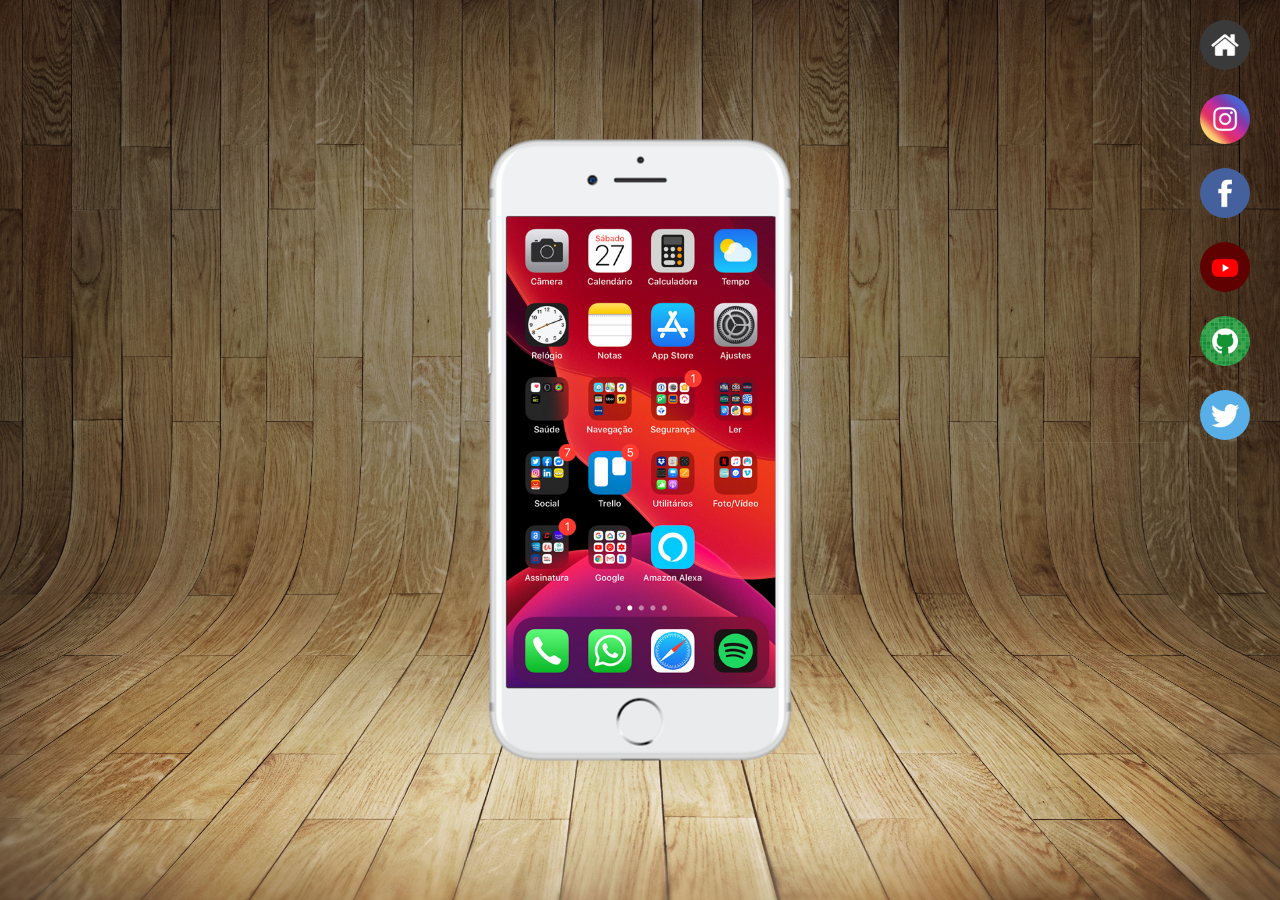
<file: index.html>
<!DOCTYPE html>
<html lang="pt-BR">
<head>
    <meta charset="UTF-8">
    <meta name="viewport" content="width=device-width, initial-scale=1.0">
    
    <link rel="shortcut icon" href="imagens/favicon.ico" type="image/x-icon">
    <link rel="stylesheet" href="estilos/style.css">
    <title>Redes Sociais</title>
</head>
<body>
<main>
    <section id="telefone">
            <iframe src="home.html" name="tela" id="tela" frameborder="0">

            </iframe>

        </section>

    <section id="redes-sociais">
    <a href="home.html" target="tela"><img src="imagens/logo-home.jpg" alt="home"></a><br>
        
    <a href="instagram.html" target="tela">  
    <img src="imagens/logo-instagram.jpg" alt="instagram"></a> <br>

    <a href="facebook.html" target="tela">
    <img src="imagens/logo-facebook.jpg" alt="facebook"></a><br>

    <a href="youtube.html" target="tela">
    <img src="imagens/logo-youtube.jpg" alt="canal"></a><br>

    <a href="github.html" target="tela">
    <img src="imagens/logo-github.jpg" alt="github"></a><br>

    <a href="twitter.html" target="tela">
    <img src="imagens/logo-twitter.jpg" alt="twitter"></a>
     
        </section>



</main>
    
</body>
</html>
</file>
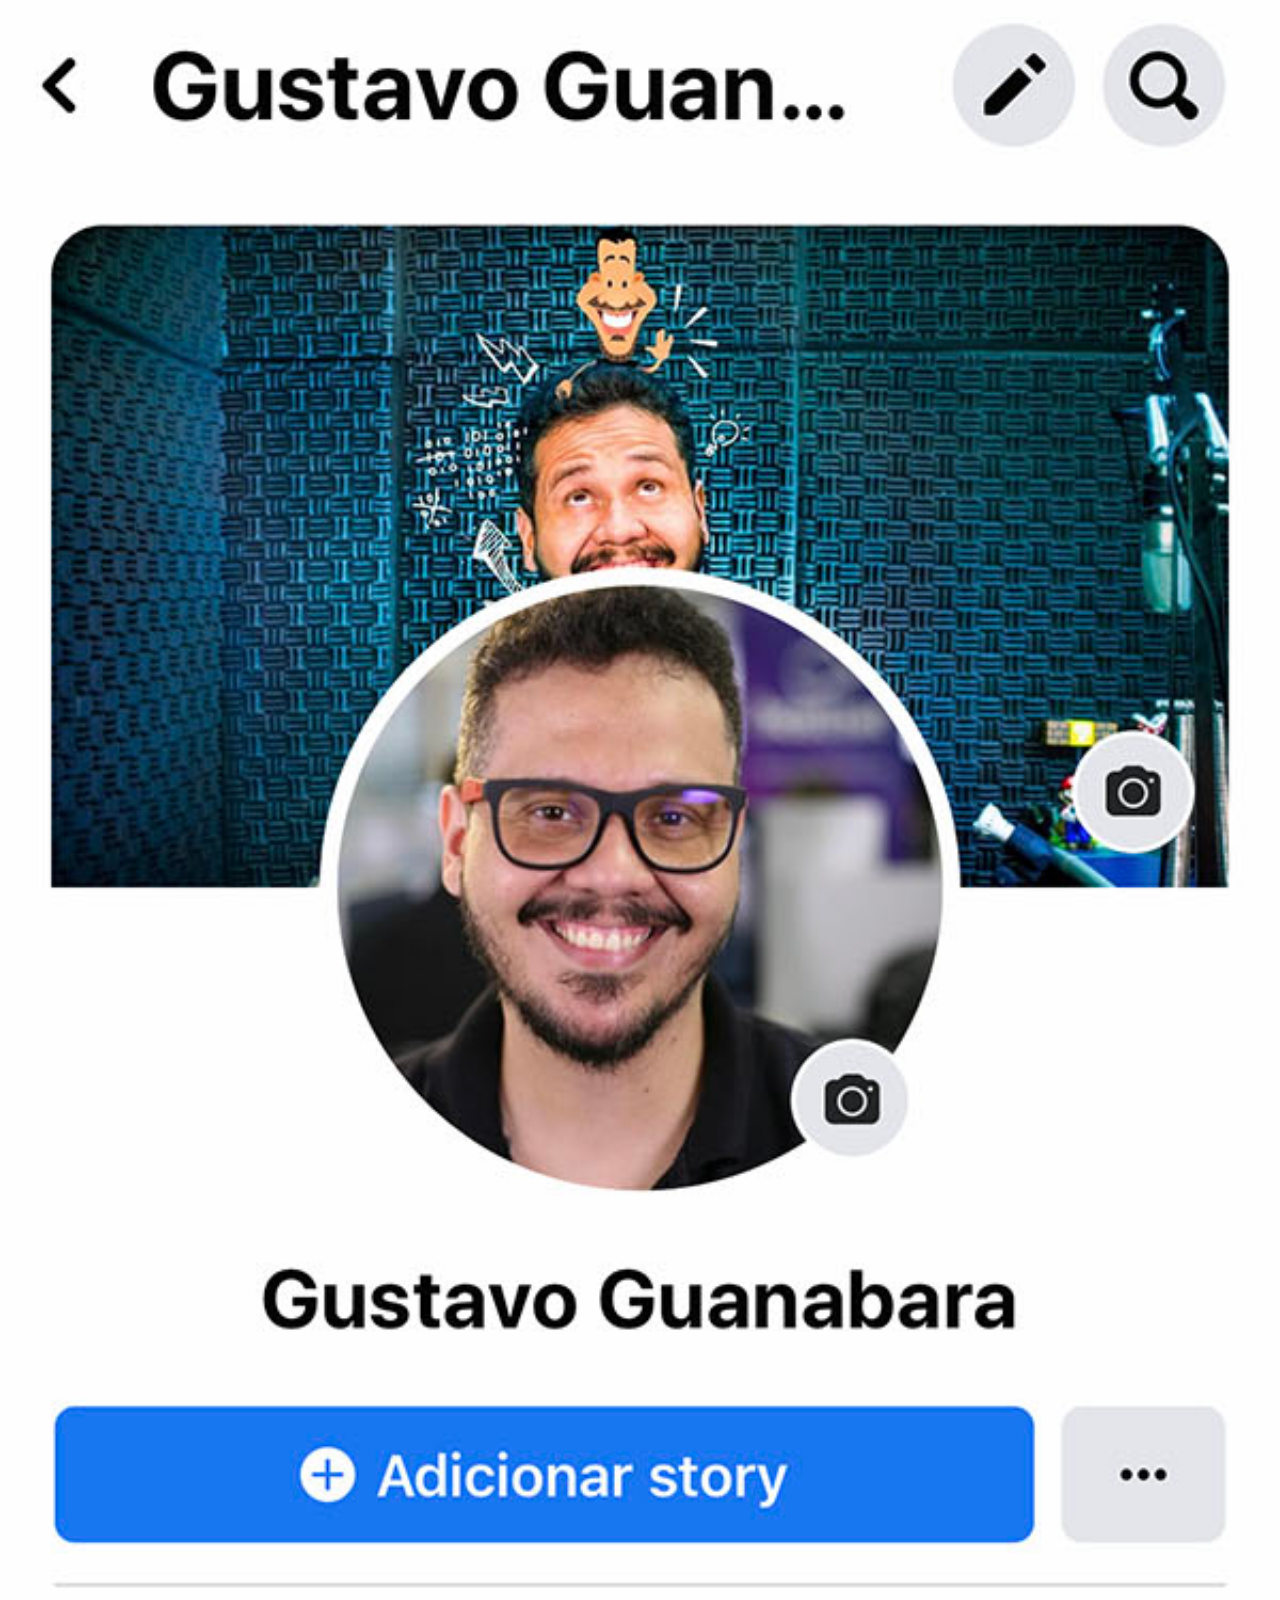
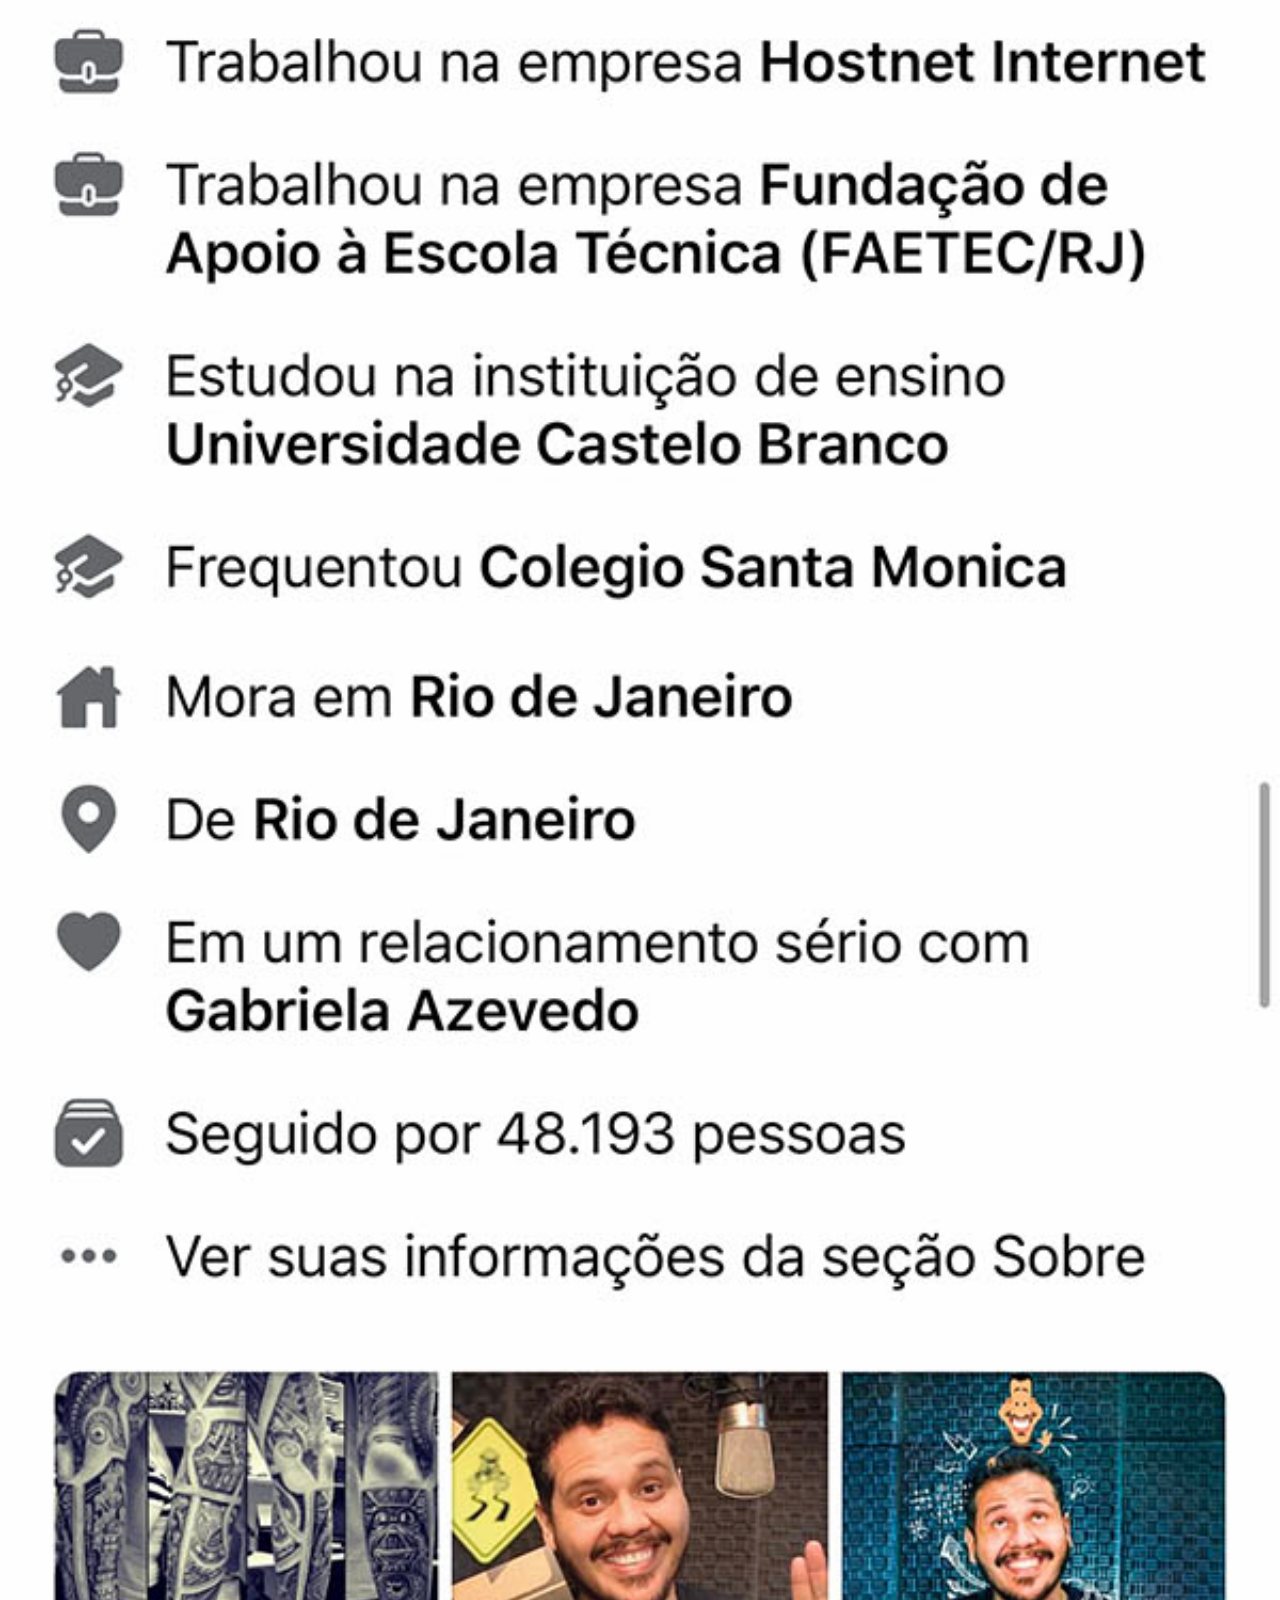
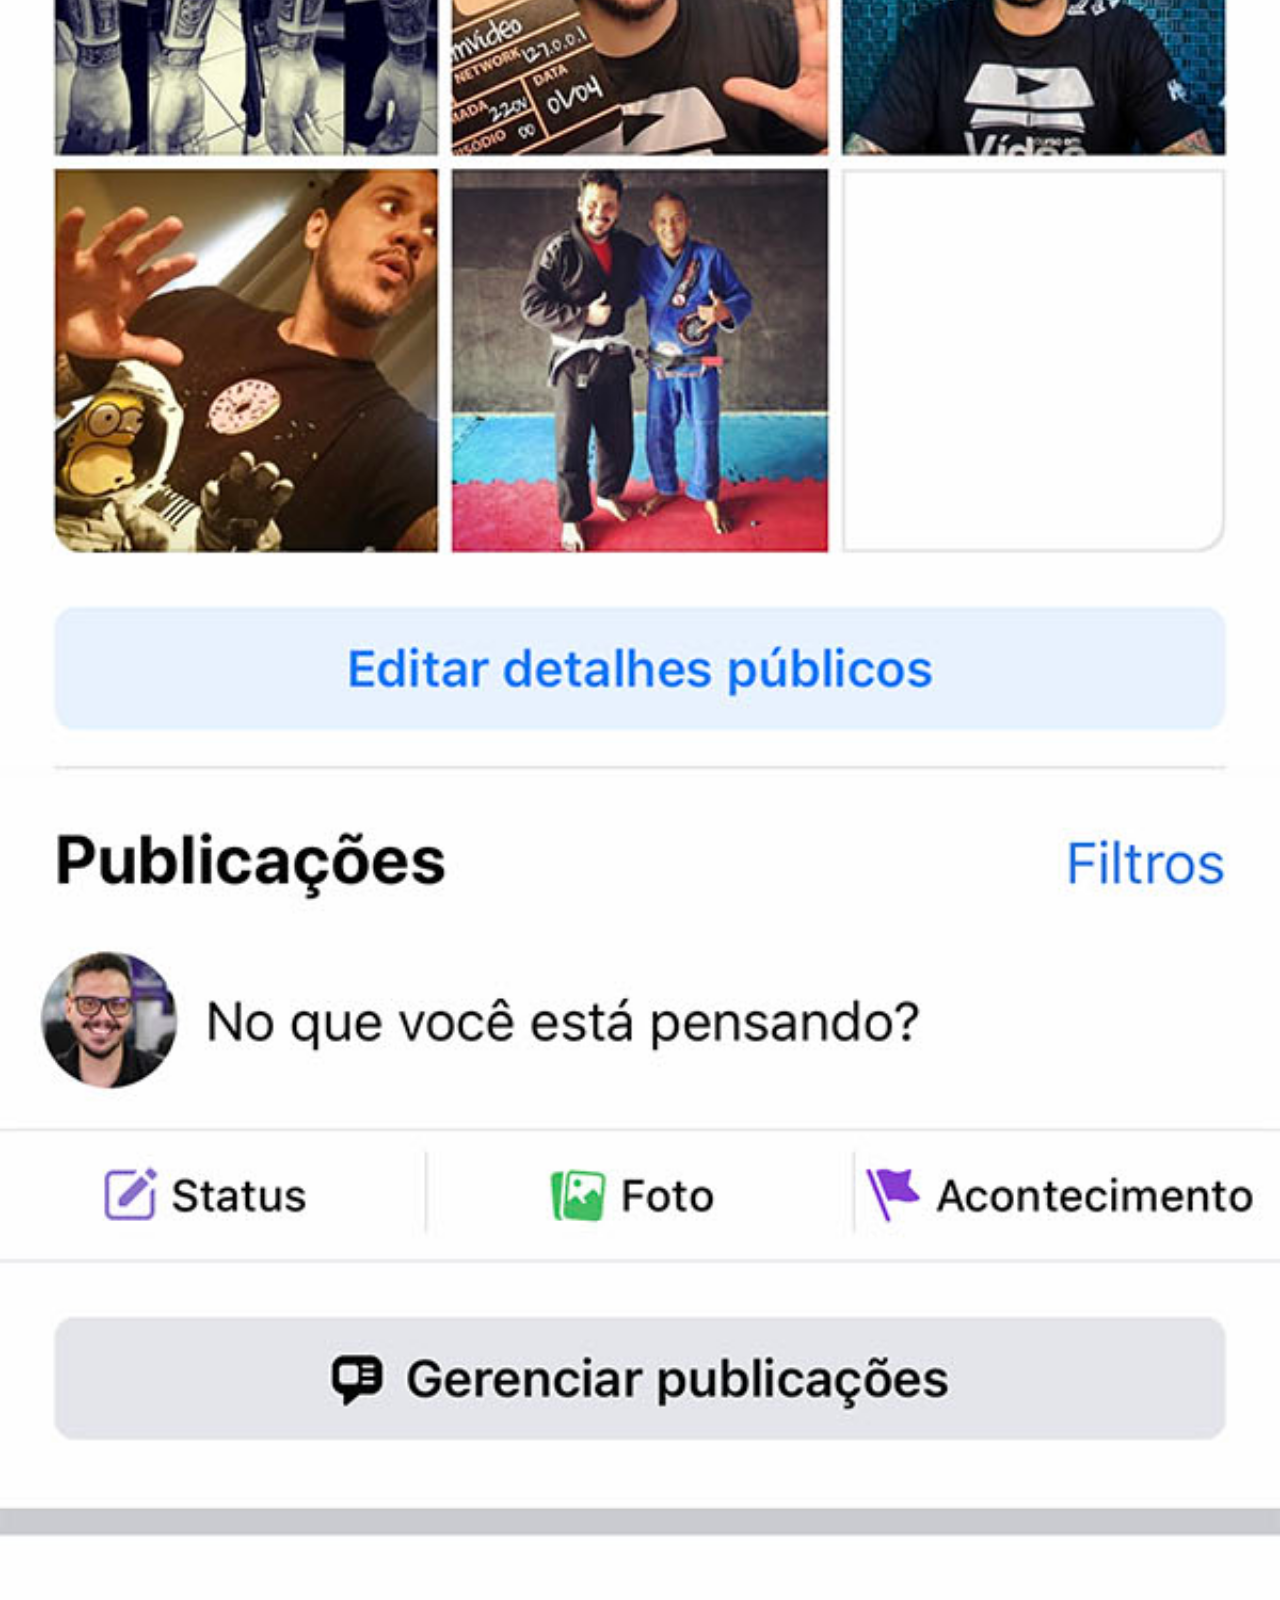
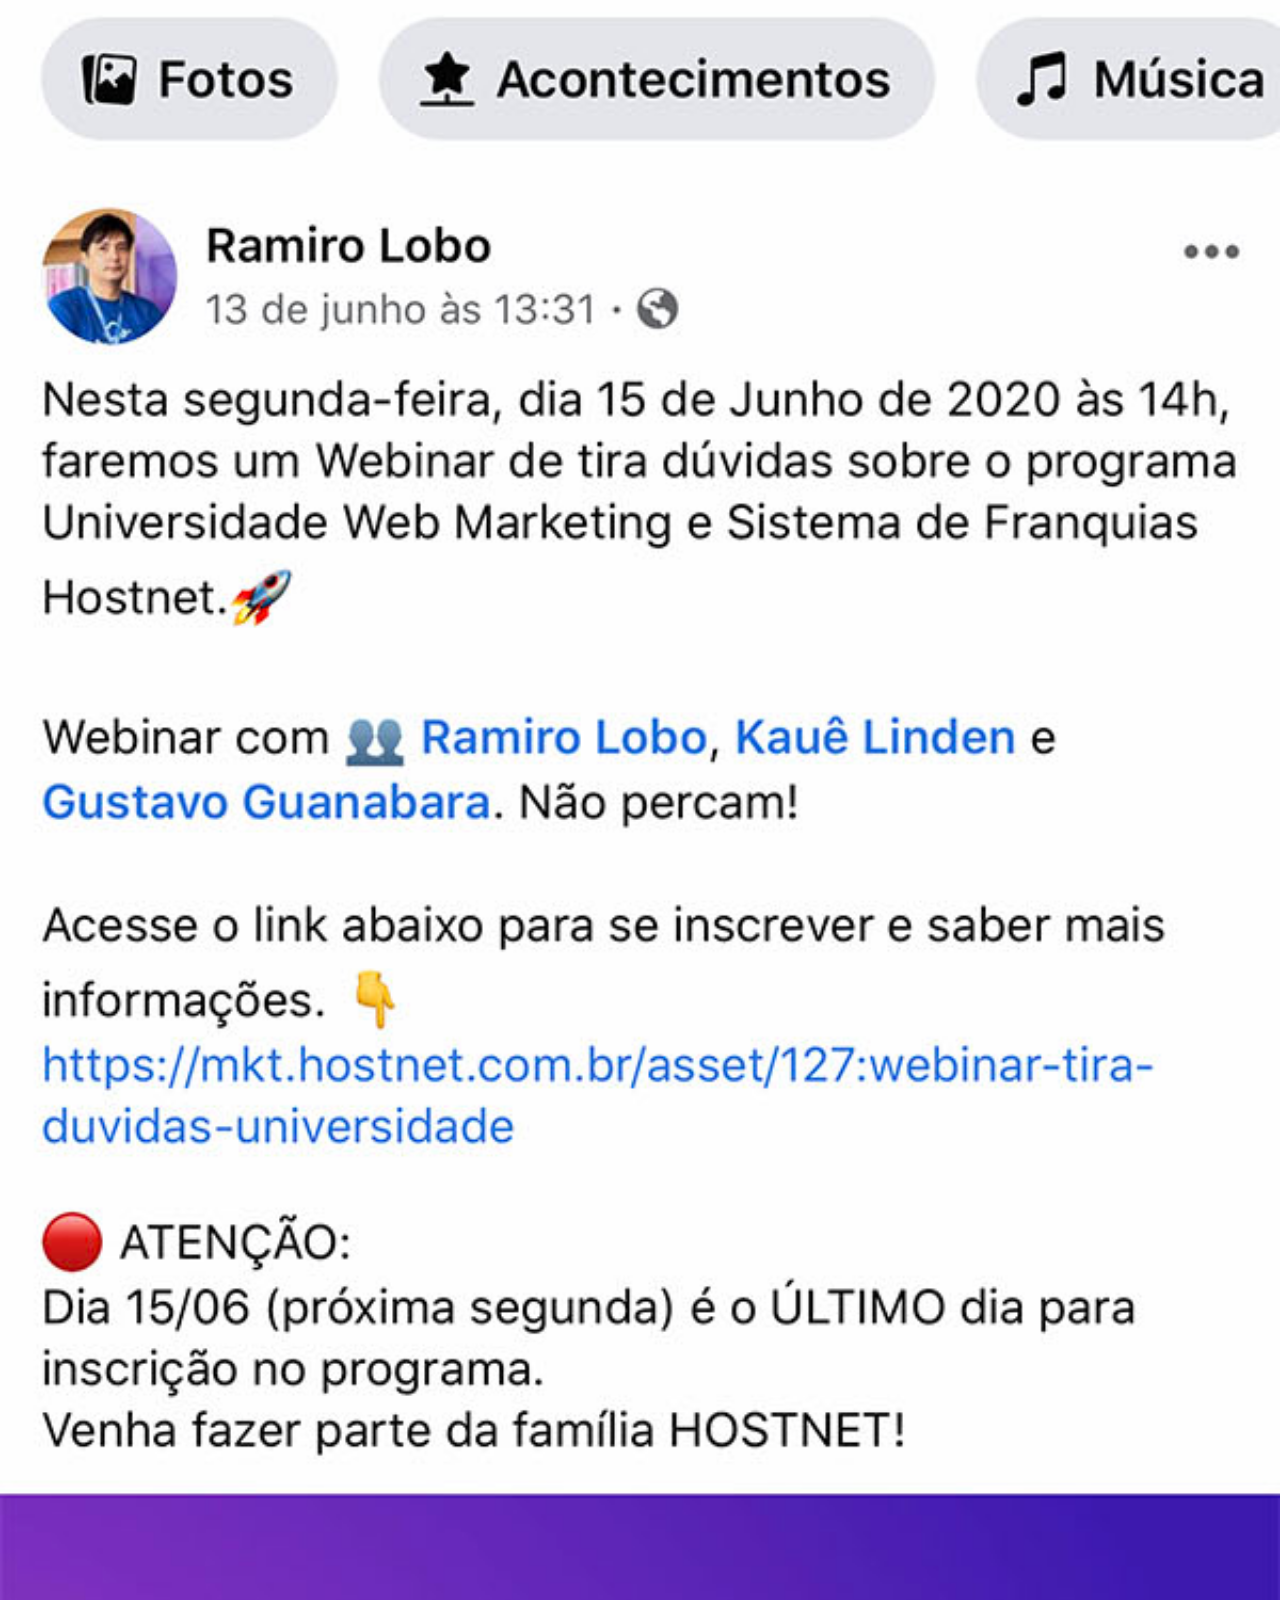
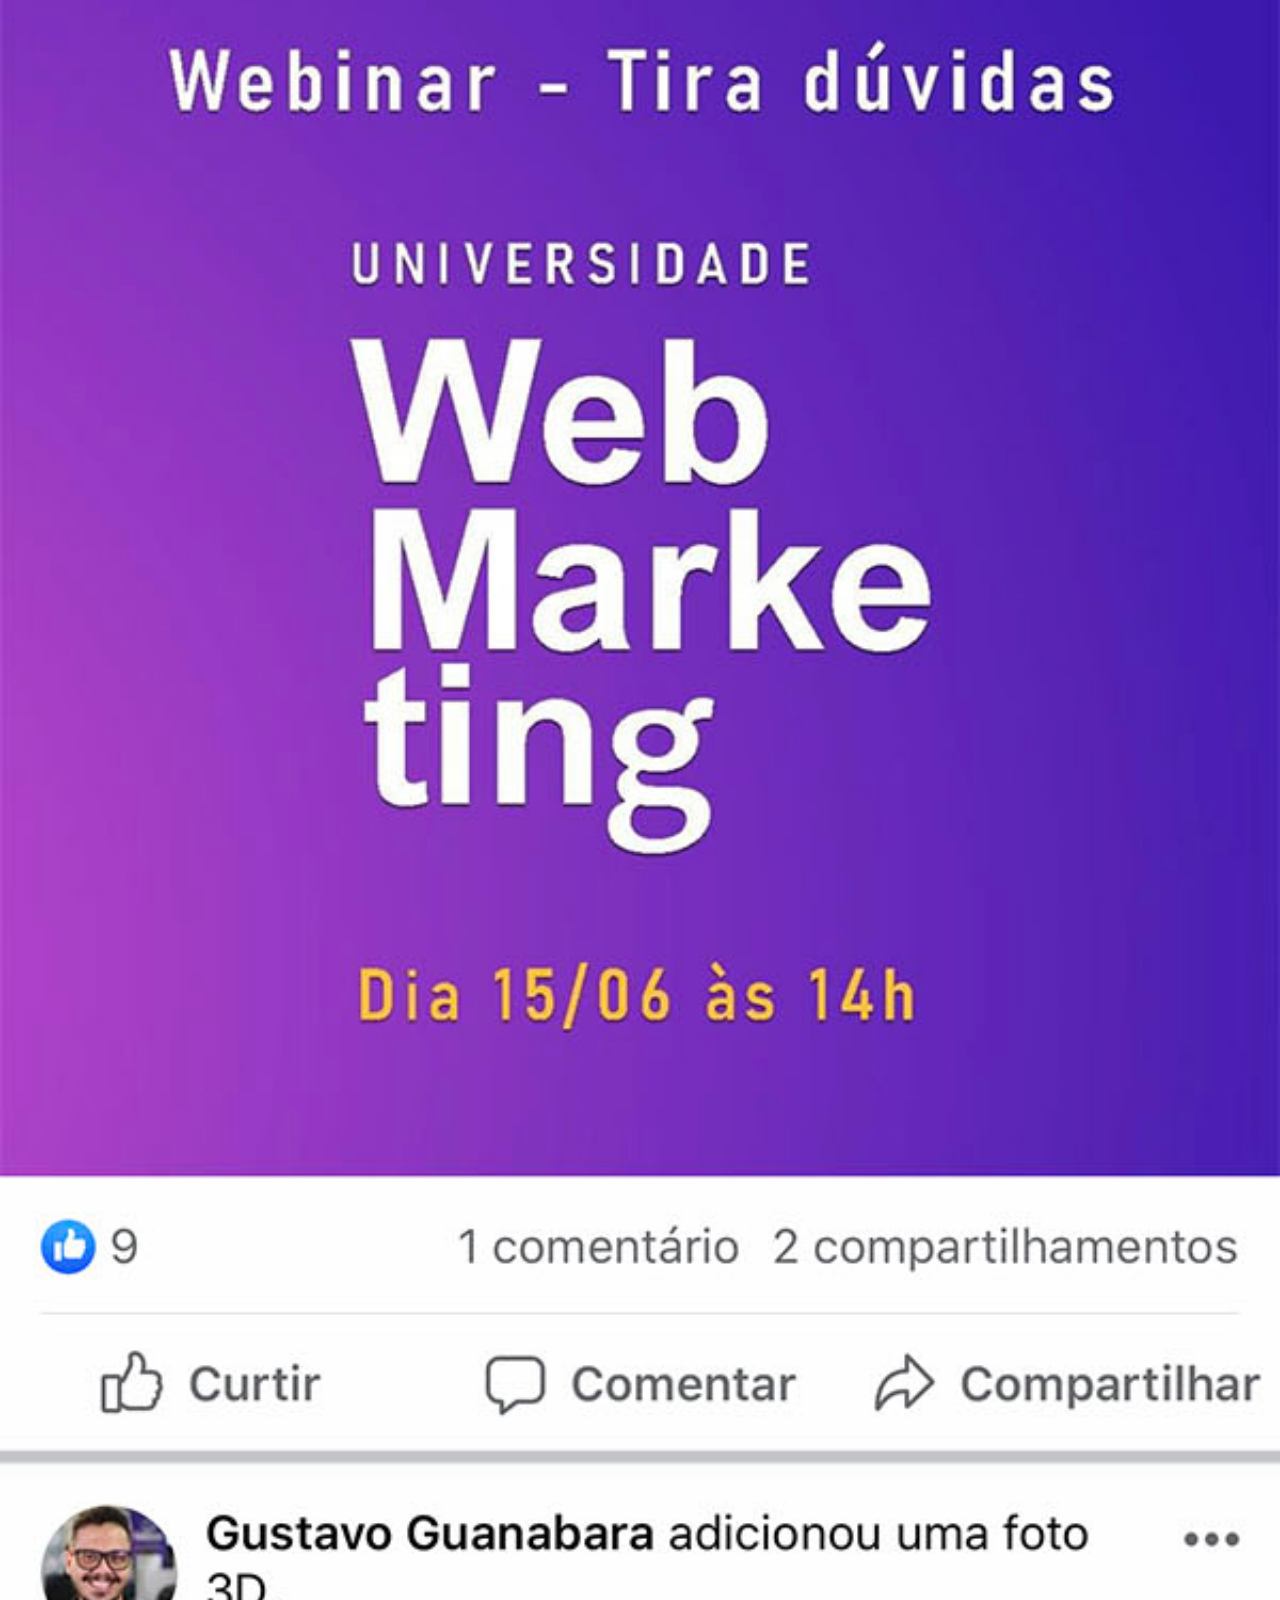
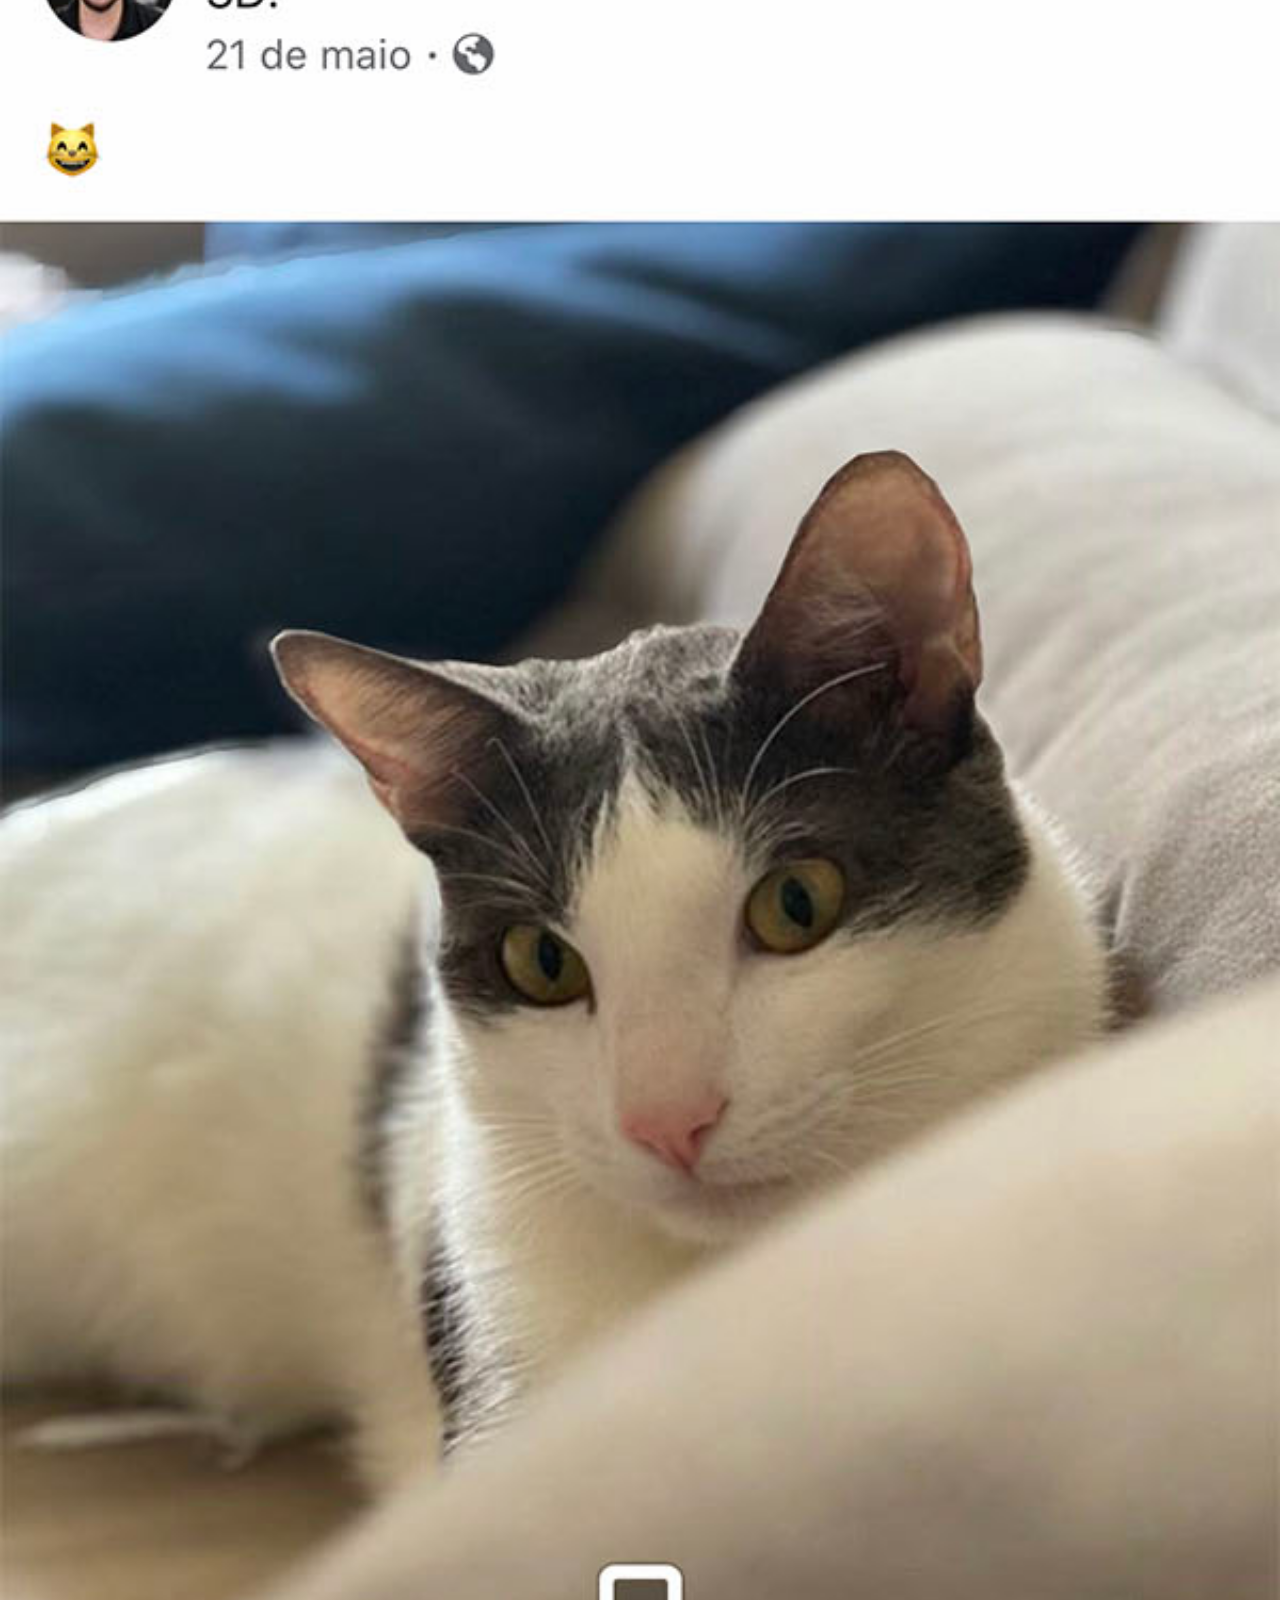
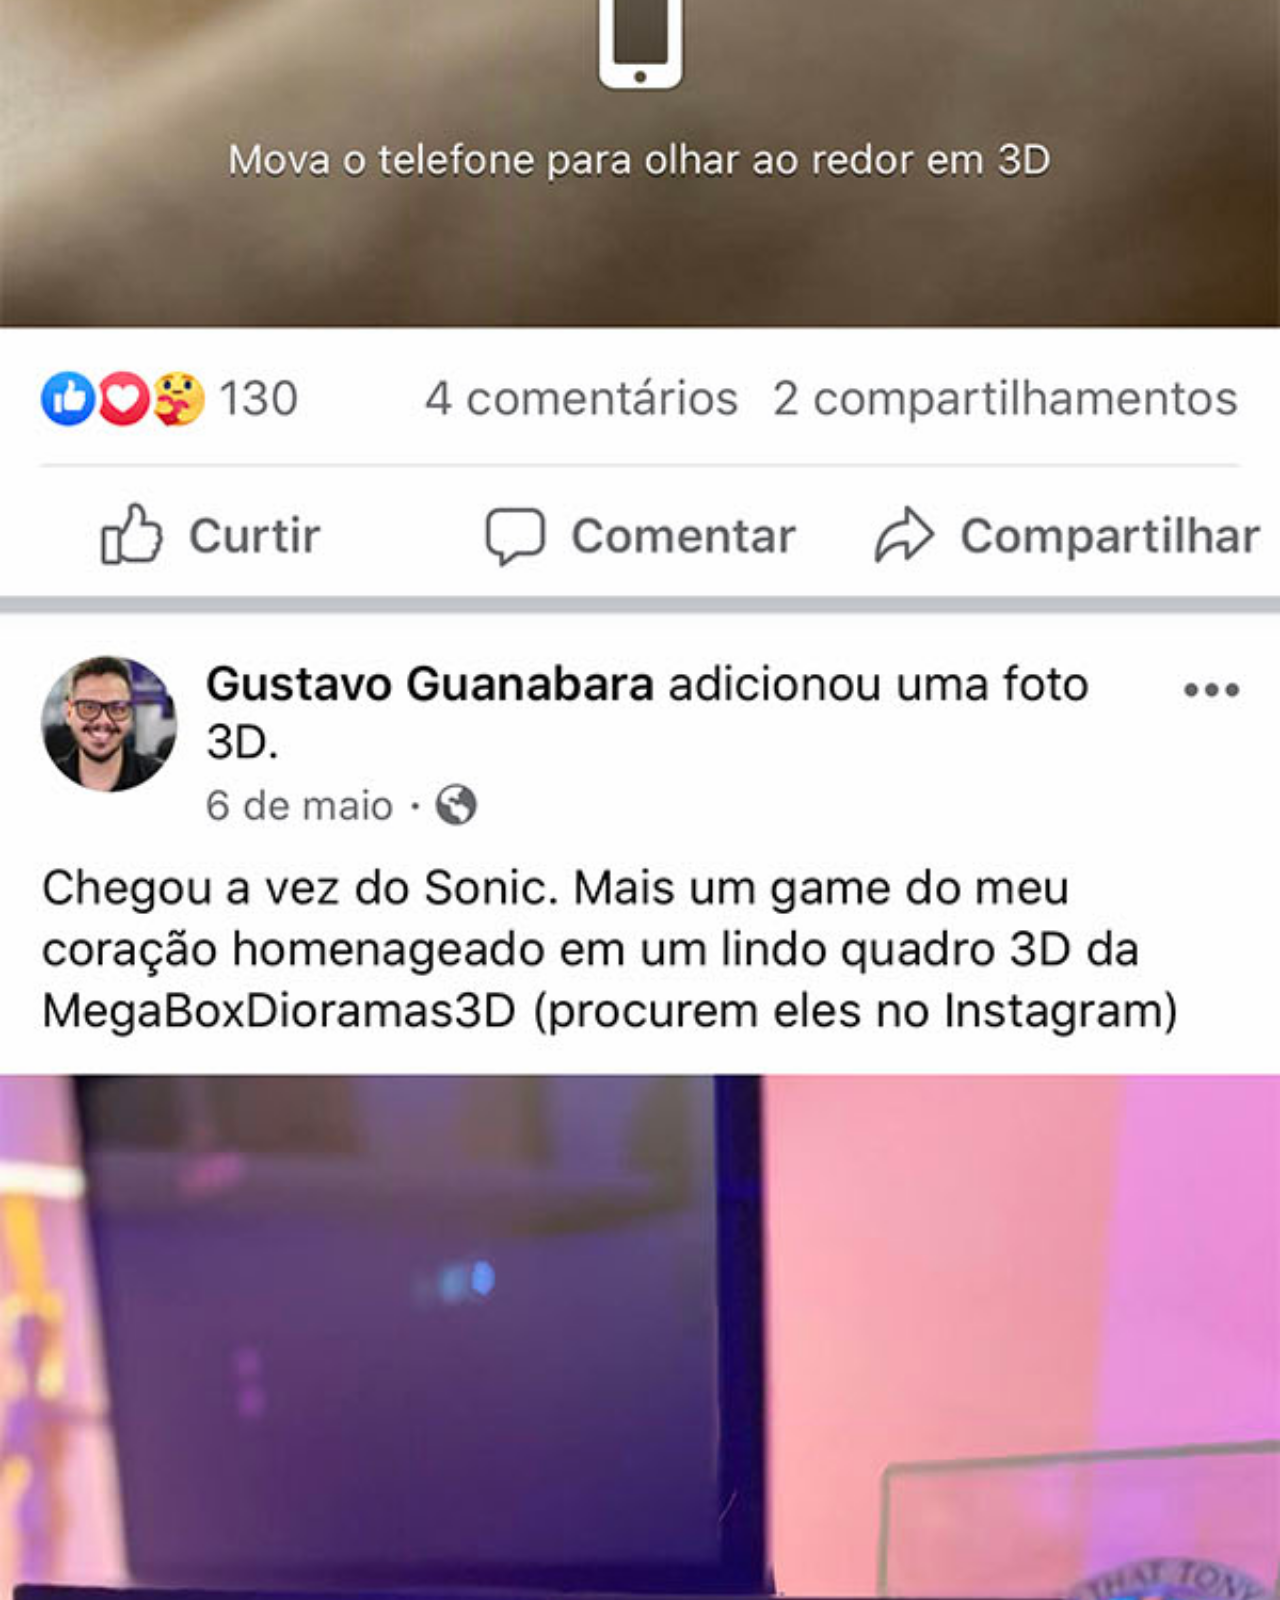
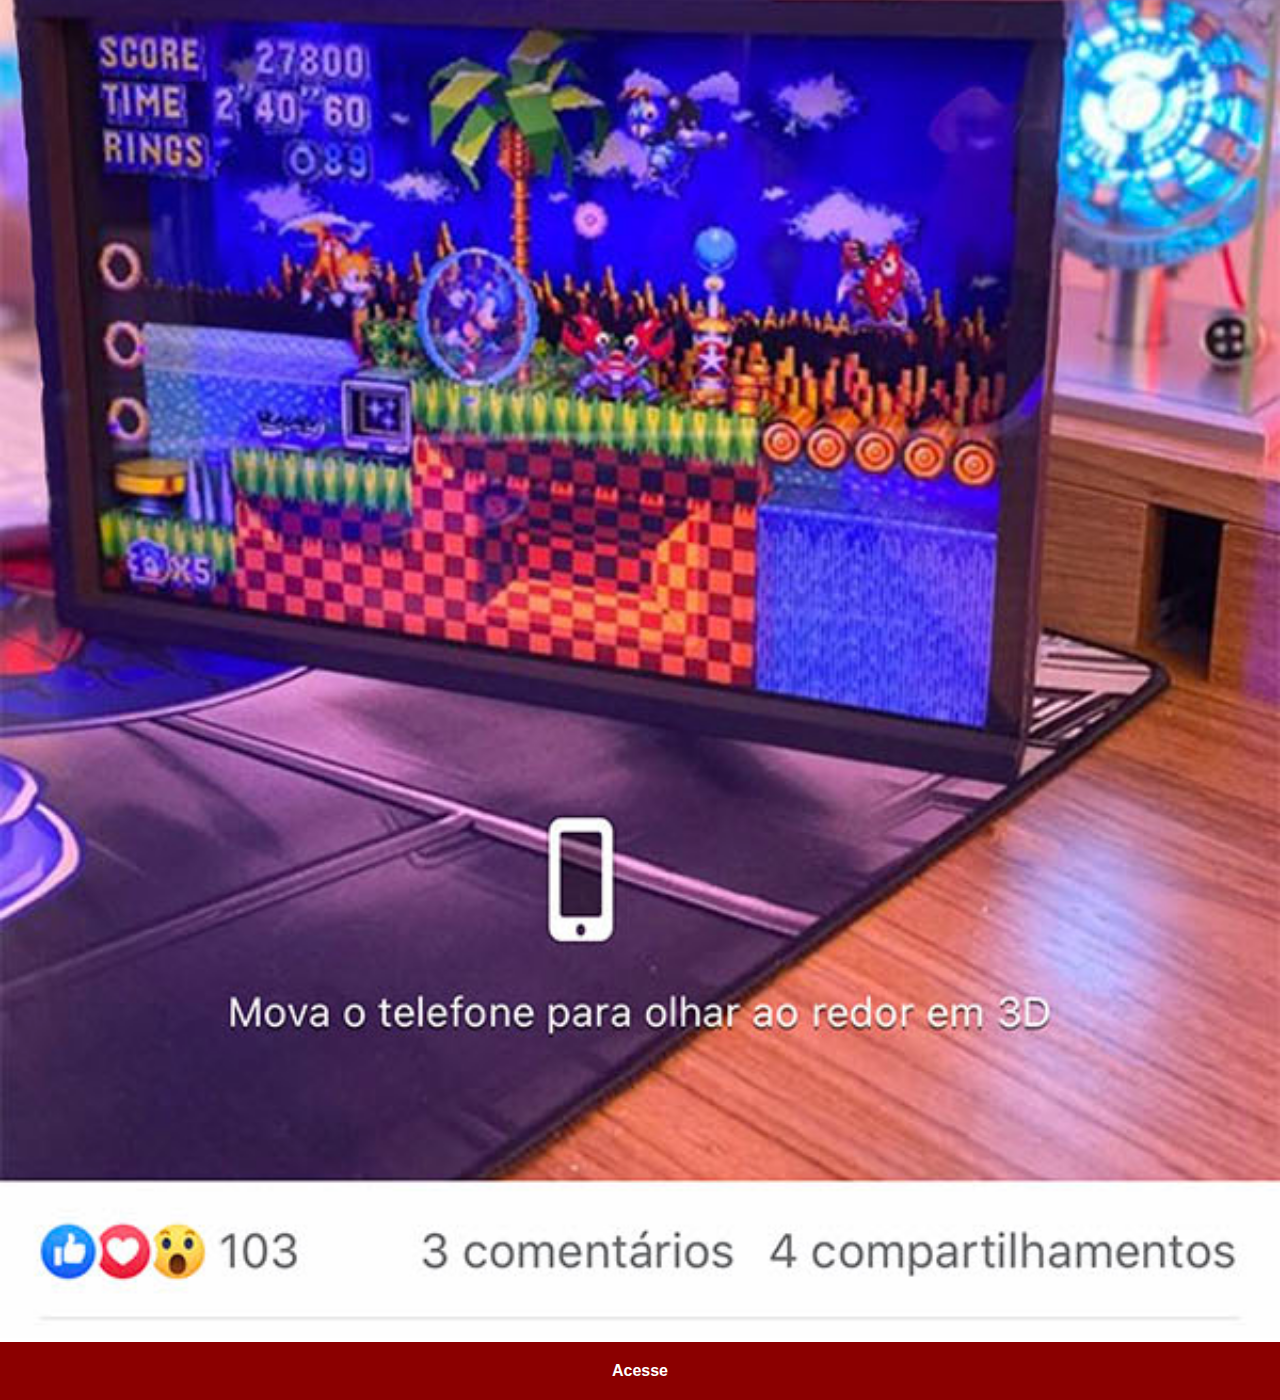
<file: facebook.html>
<!DOCTYPE html>
<html lang="pt-BR">
<head>
    <meta charset="UTF-8">
    <meta name="viewport" content="width=device-width, initial-scale=1.0">
    <title>facebook</title>
    <style>
        *{
            margin: 0px;
            padding: 0px;
            font-family: Arial, Helvetica, sans-serif;


        }
        ::-webkit-scrollbar{
            width: 0px;
            height: 0px;
        }
        img{
            width: 100vw;

        }
        a{ display: block;
            background-color: darkred;
            color: white;
            padding: 20px;
            text-align: center;
            text-decoration: none ;
            font-weight: bolder;

        }
        a:hover{
            background-color: red;
        }



    </style>
    
</head>
<body>
    <img src="imagens/tela-facebook.jpg" alt="facebook"> <a href="https://www.facebook.com/gustavoguanabara">Acesse</a>
    
</body>
</html>
</file>
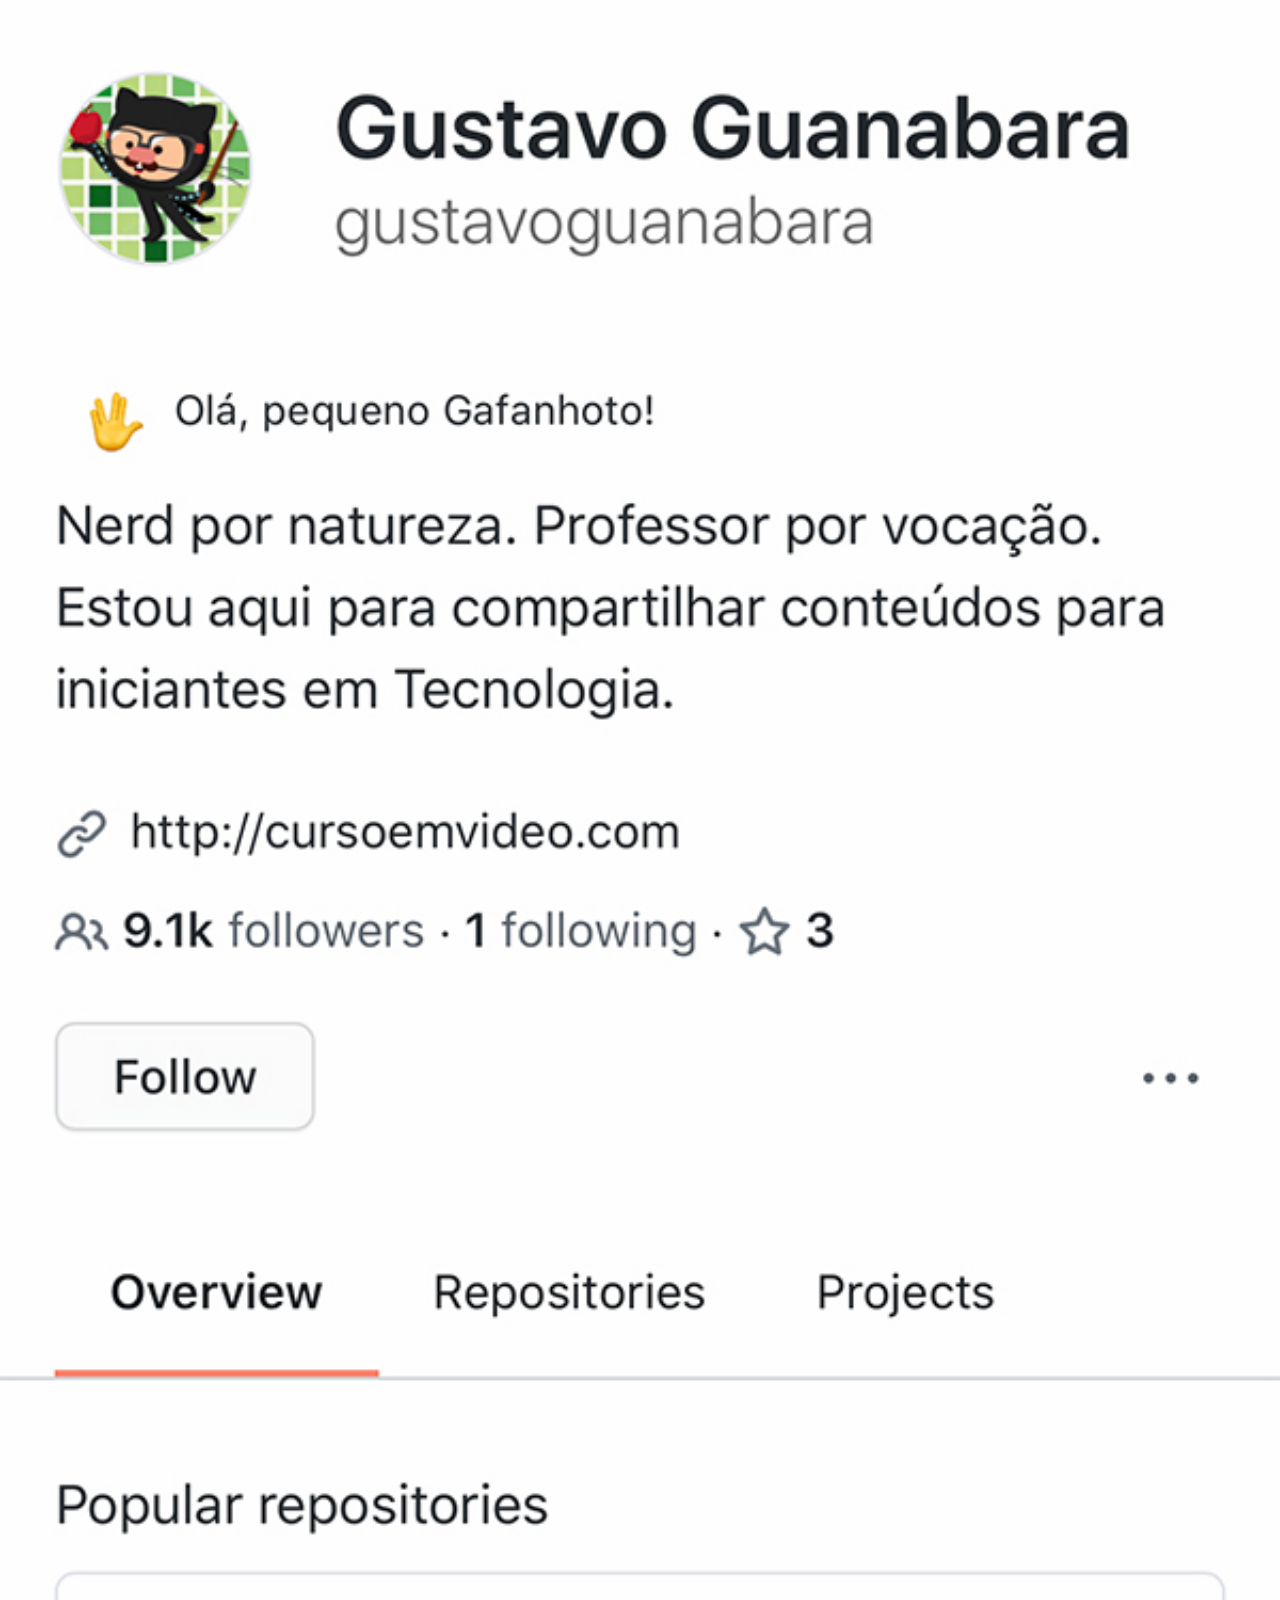
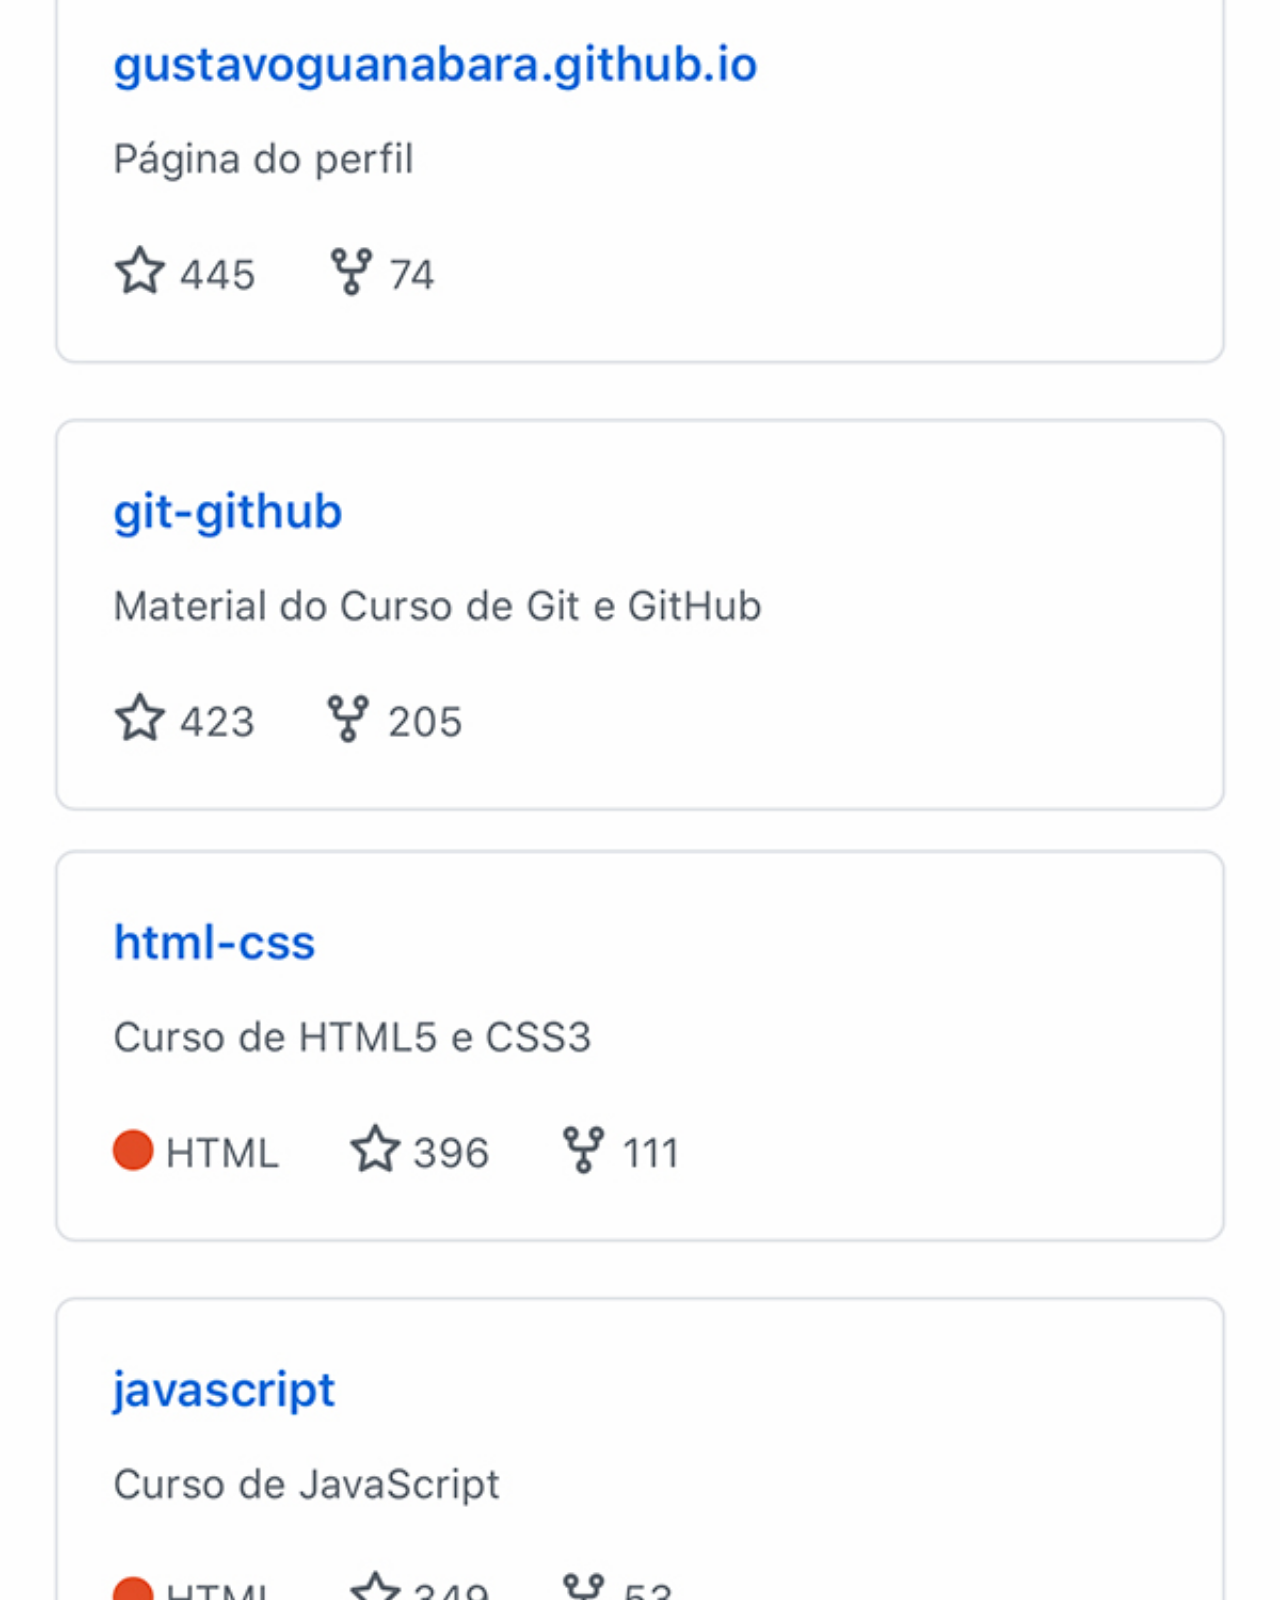
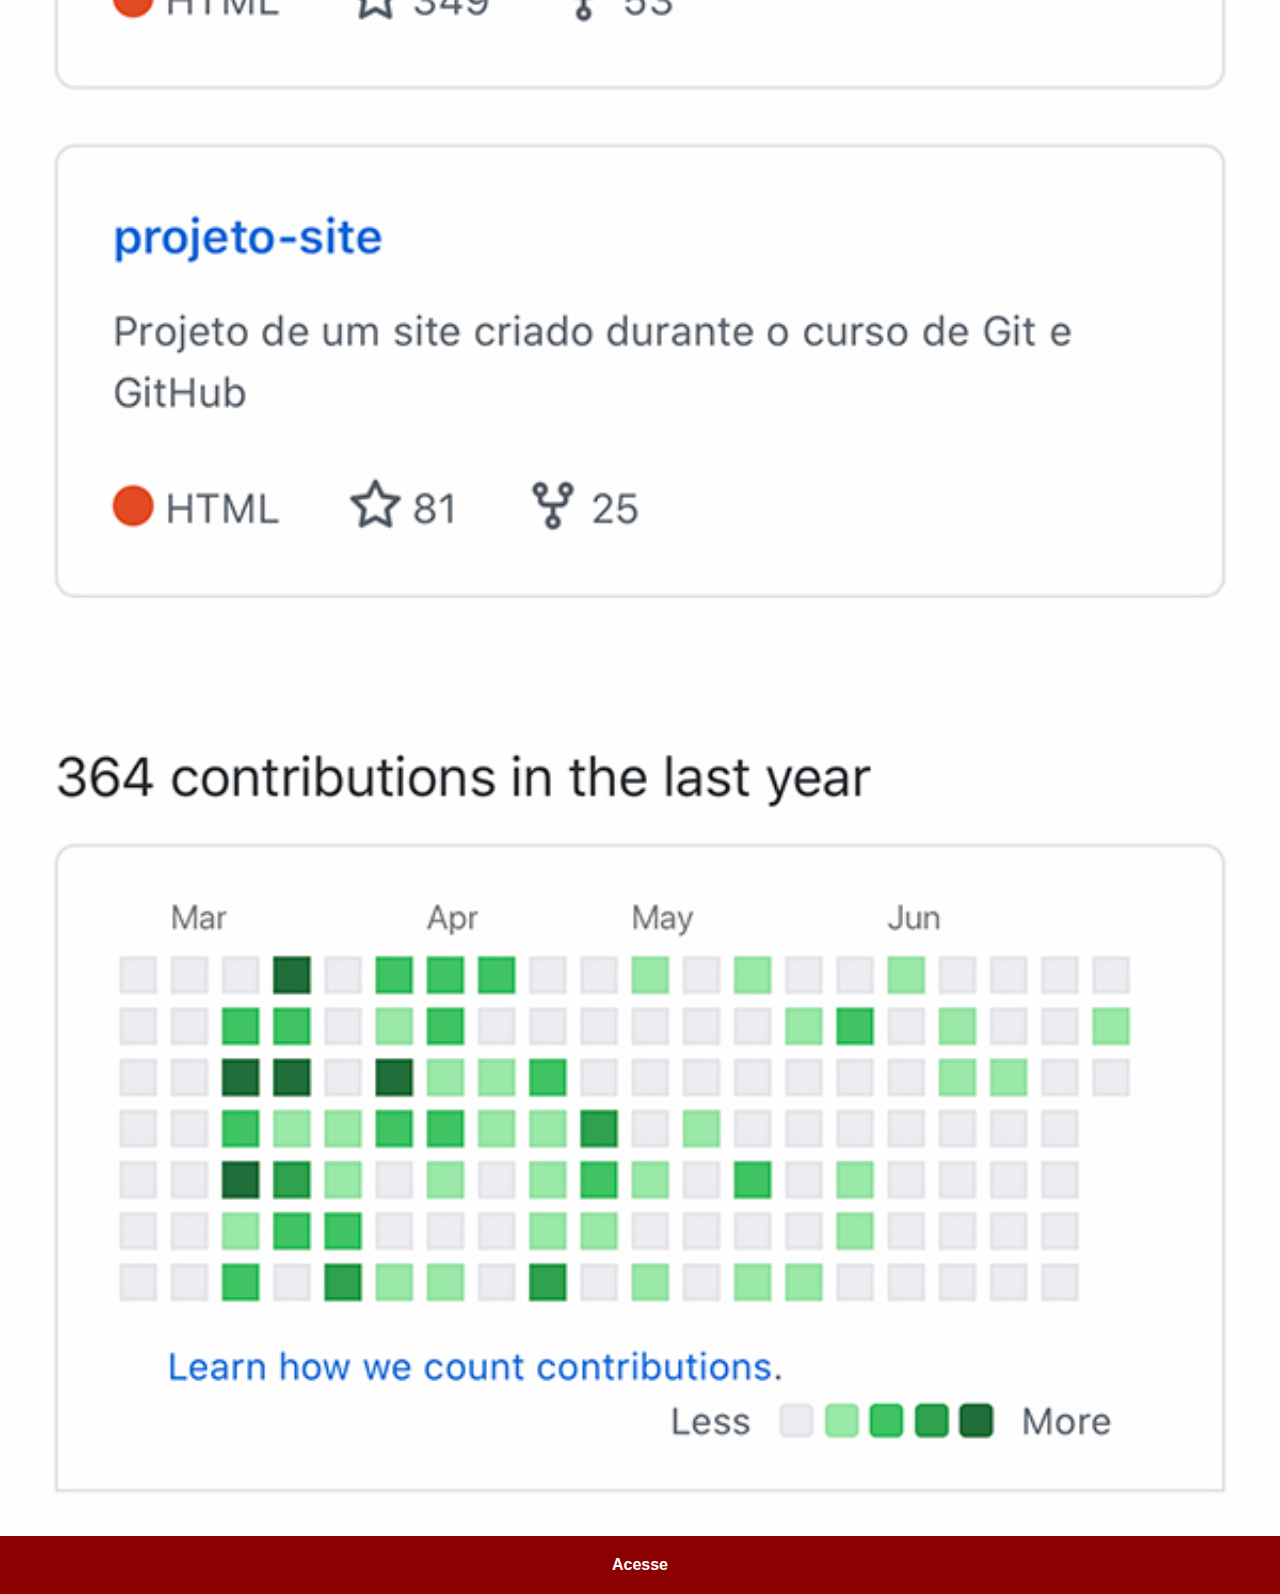
<file: github.html>
<!DOCTYPE html>
<html lang="pt-BR">
<head>
    <meta charset="UTF-8">
    <meta name="viewport" content="width=device-width, initial-scale=1.0">
    <title>github</title>
    <style>
        *{
            margin: 0px;
            padding: 0px;
            font-family: Arial, Helvetica, sans-serif;


        }
        ::-webkit-scrollbar{
            width: 0px;
            height: 0px;
        }
        img{
            width: 100vw;

        }
        a{ display: block;
            background-color: darkred;
            color: white;
            padding: 20px;
            text-align: center;
            text-decoration: none ;
            font-weight: bolder;

        }
        a:hover{
            background-color: red;
        }



    </style>
   
</head>
<body>
    <img src="imagens/tela-github.jpg" alt="github"><a href="https://github.com/gustavoguanabara">Acesse</a>
    
</body>
</html>
</file>
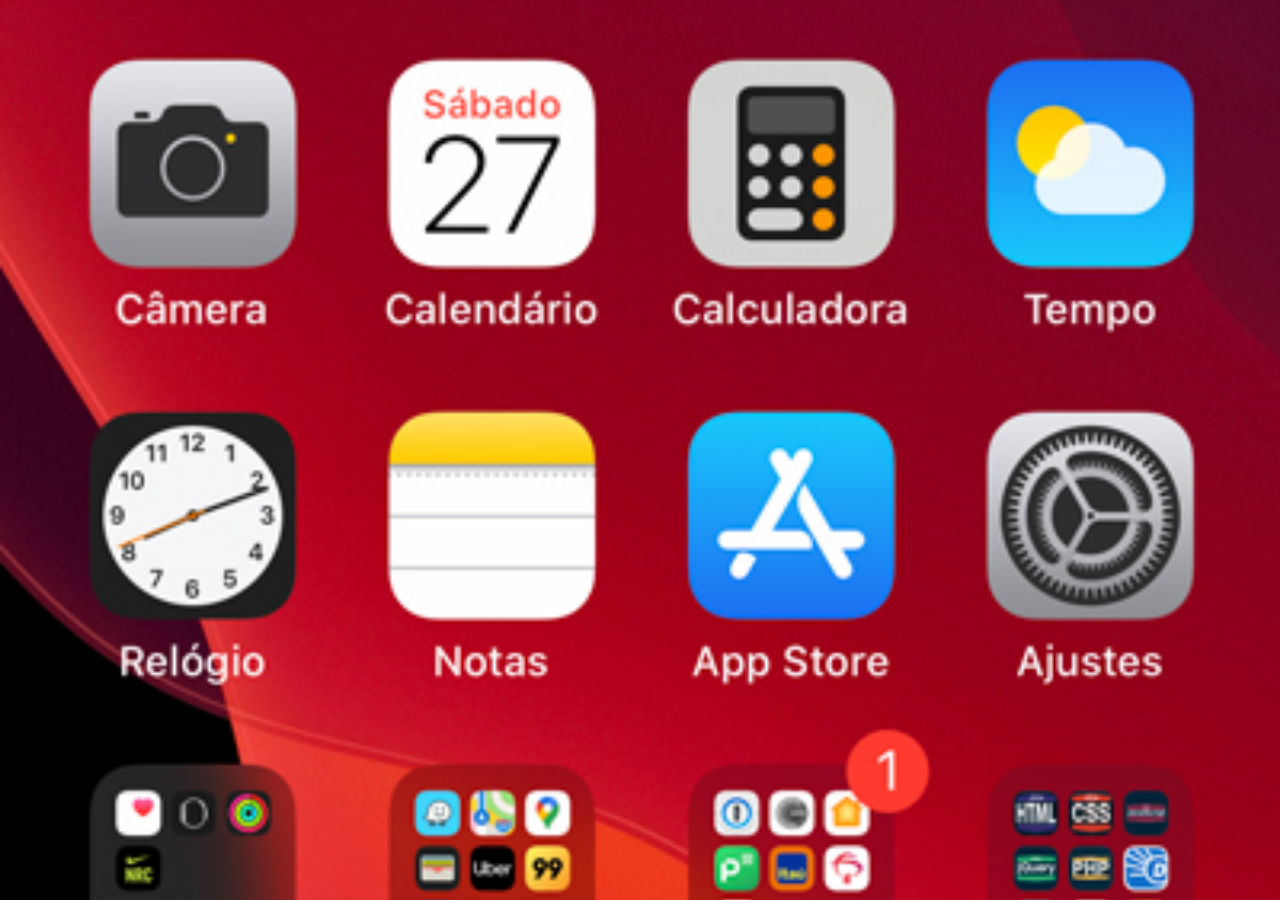
<file: home.html>
<!DOCTYPE html>
<html lang="pt-BR">
<head>
    <meta charset="UTF-8">
    <meta name="viewport" content="width=device-width, initial-scale=1.0">
    <title>Home</title>
</head>

    <style>
        *{
            margin: 0px;
            padding: 0px;
        }
        body{
            width: 100vw;
            height: 100vh;
            background: black url('imagens/tela-home.jpg') no-repeat top center;
            background-size: cover;
        }
    </style>
<body>
</body>
</html>
</file>
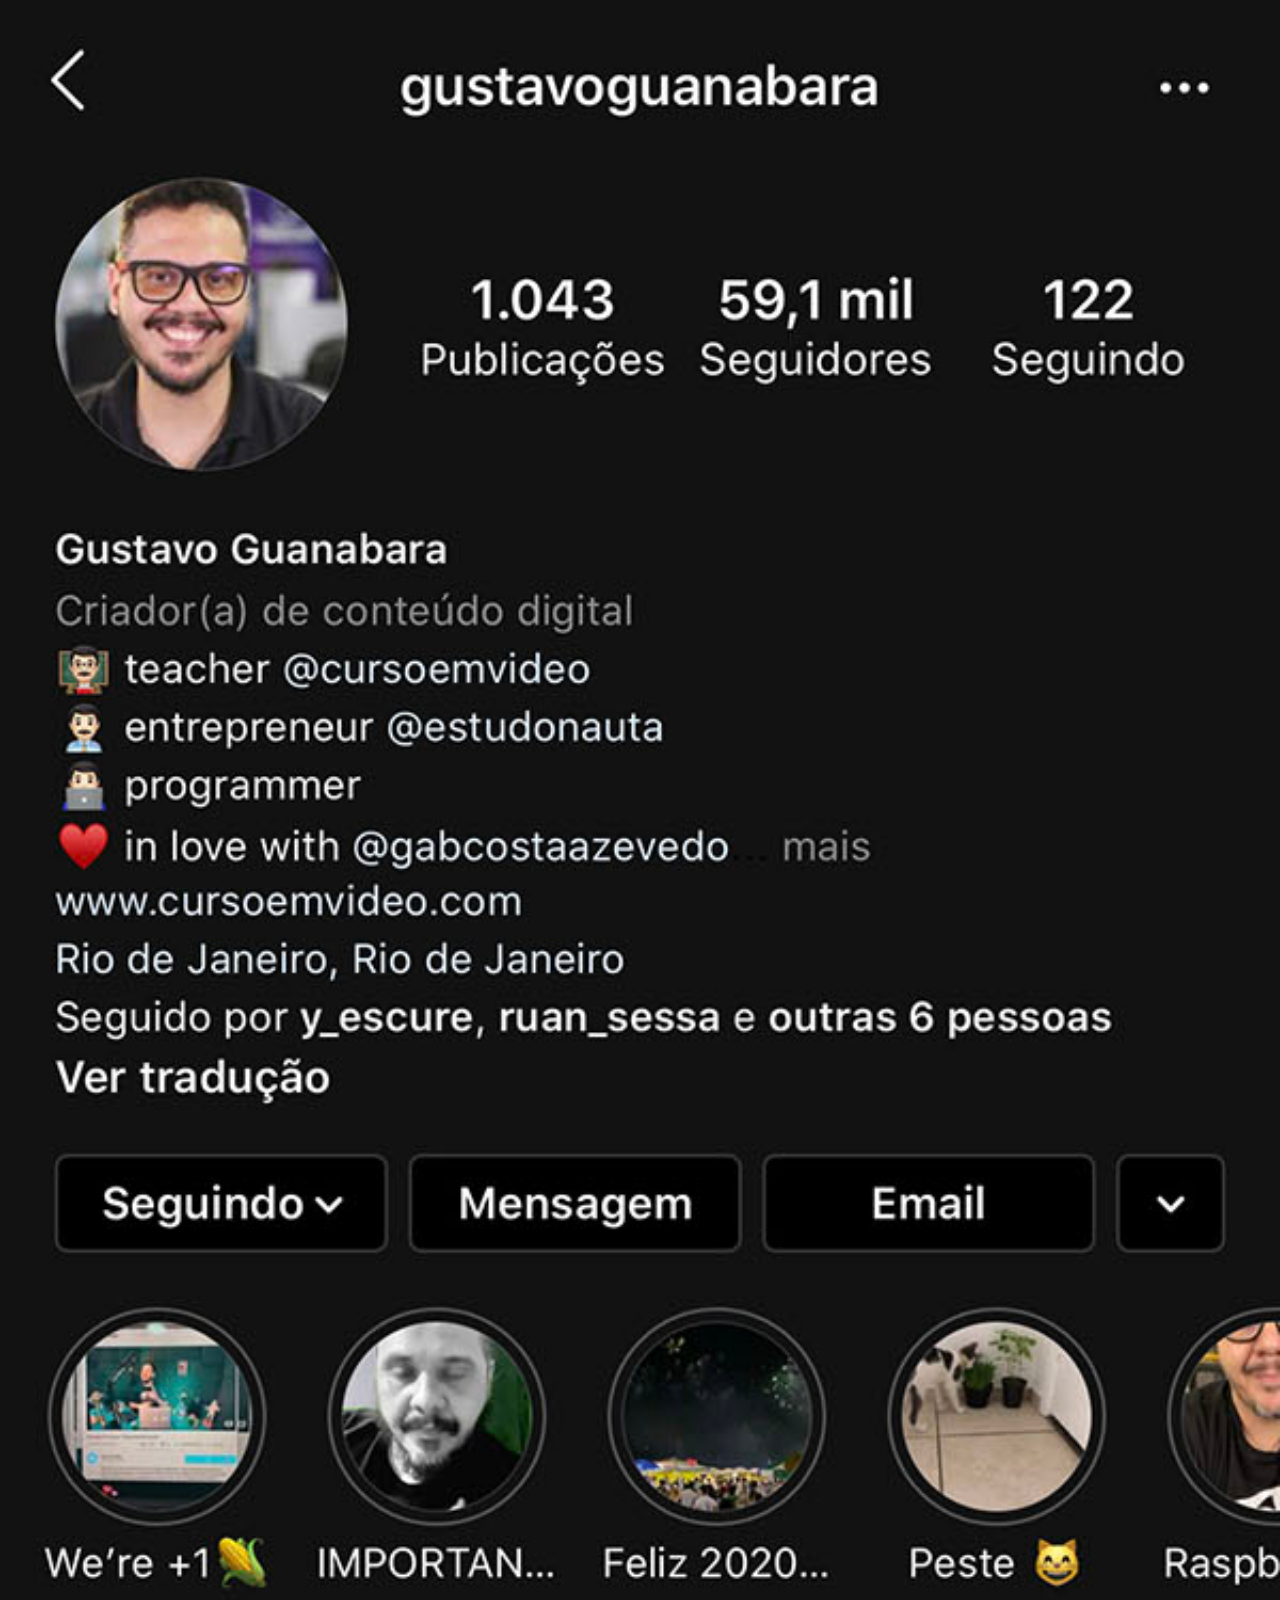
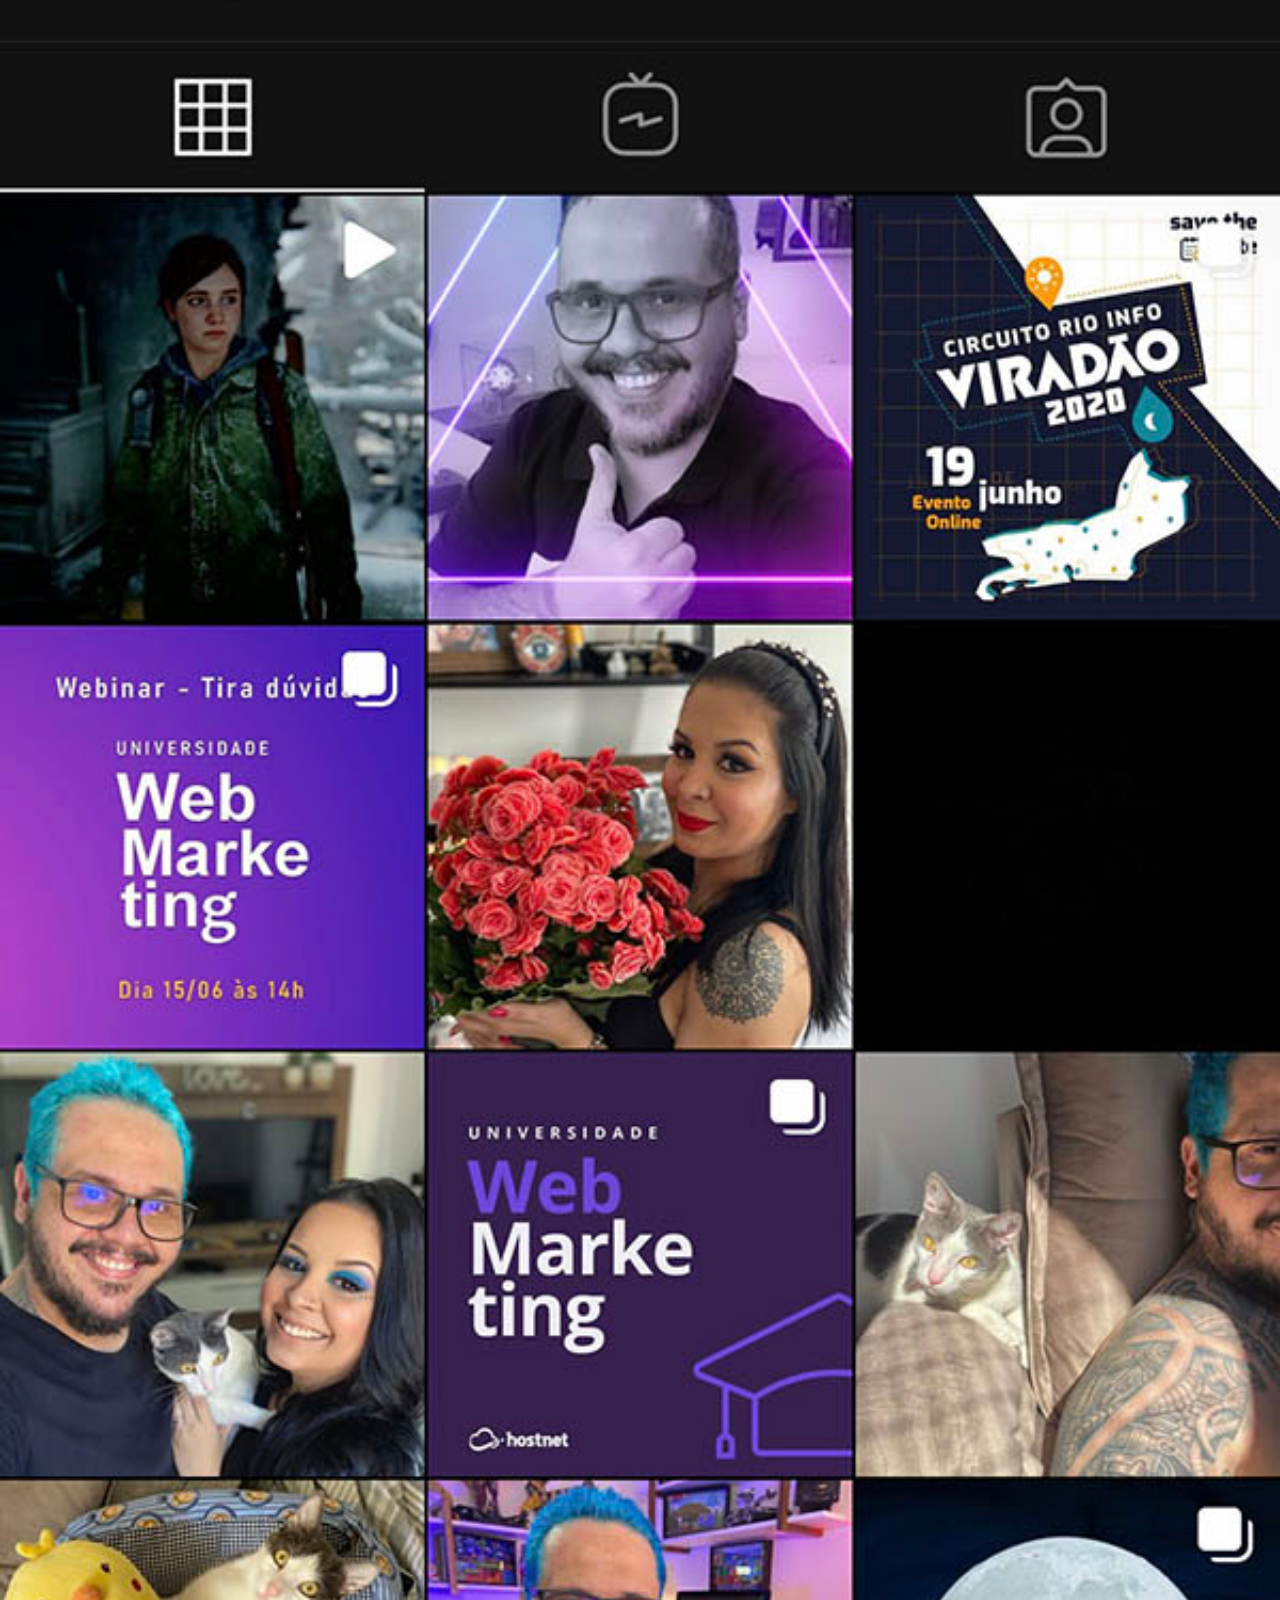
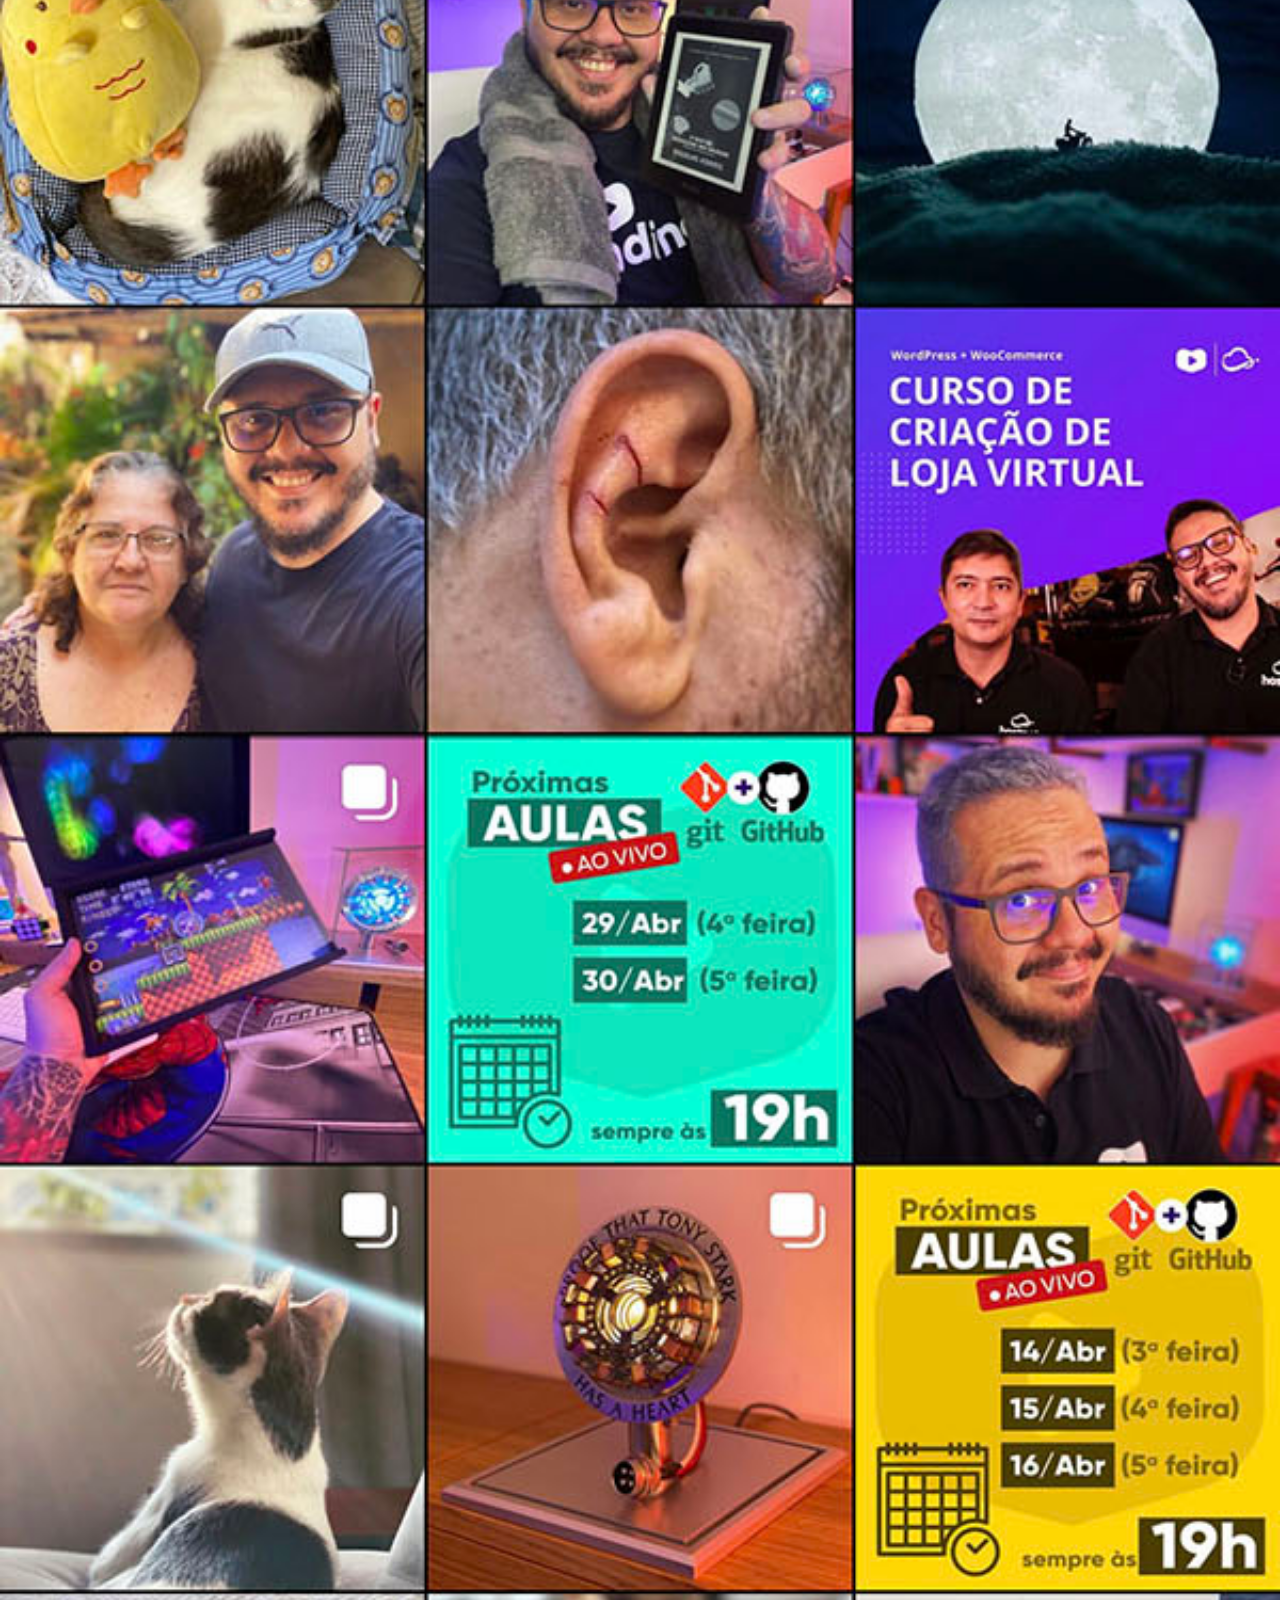
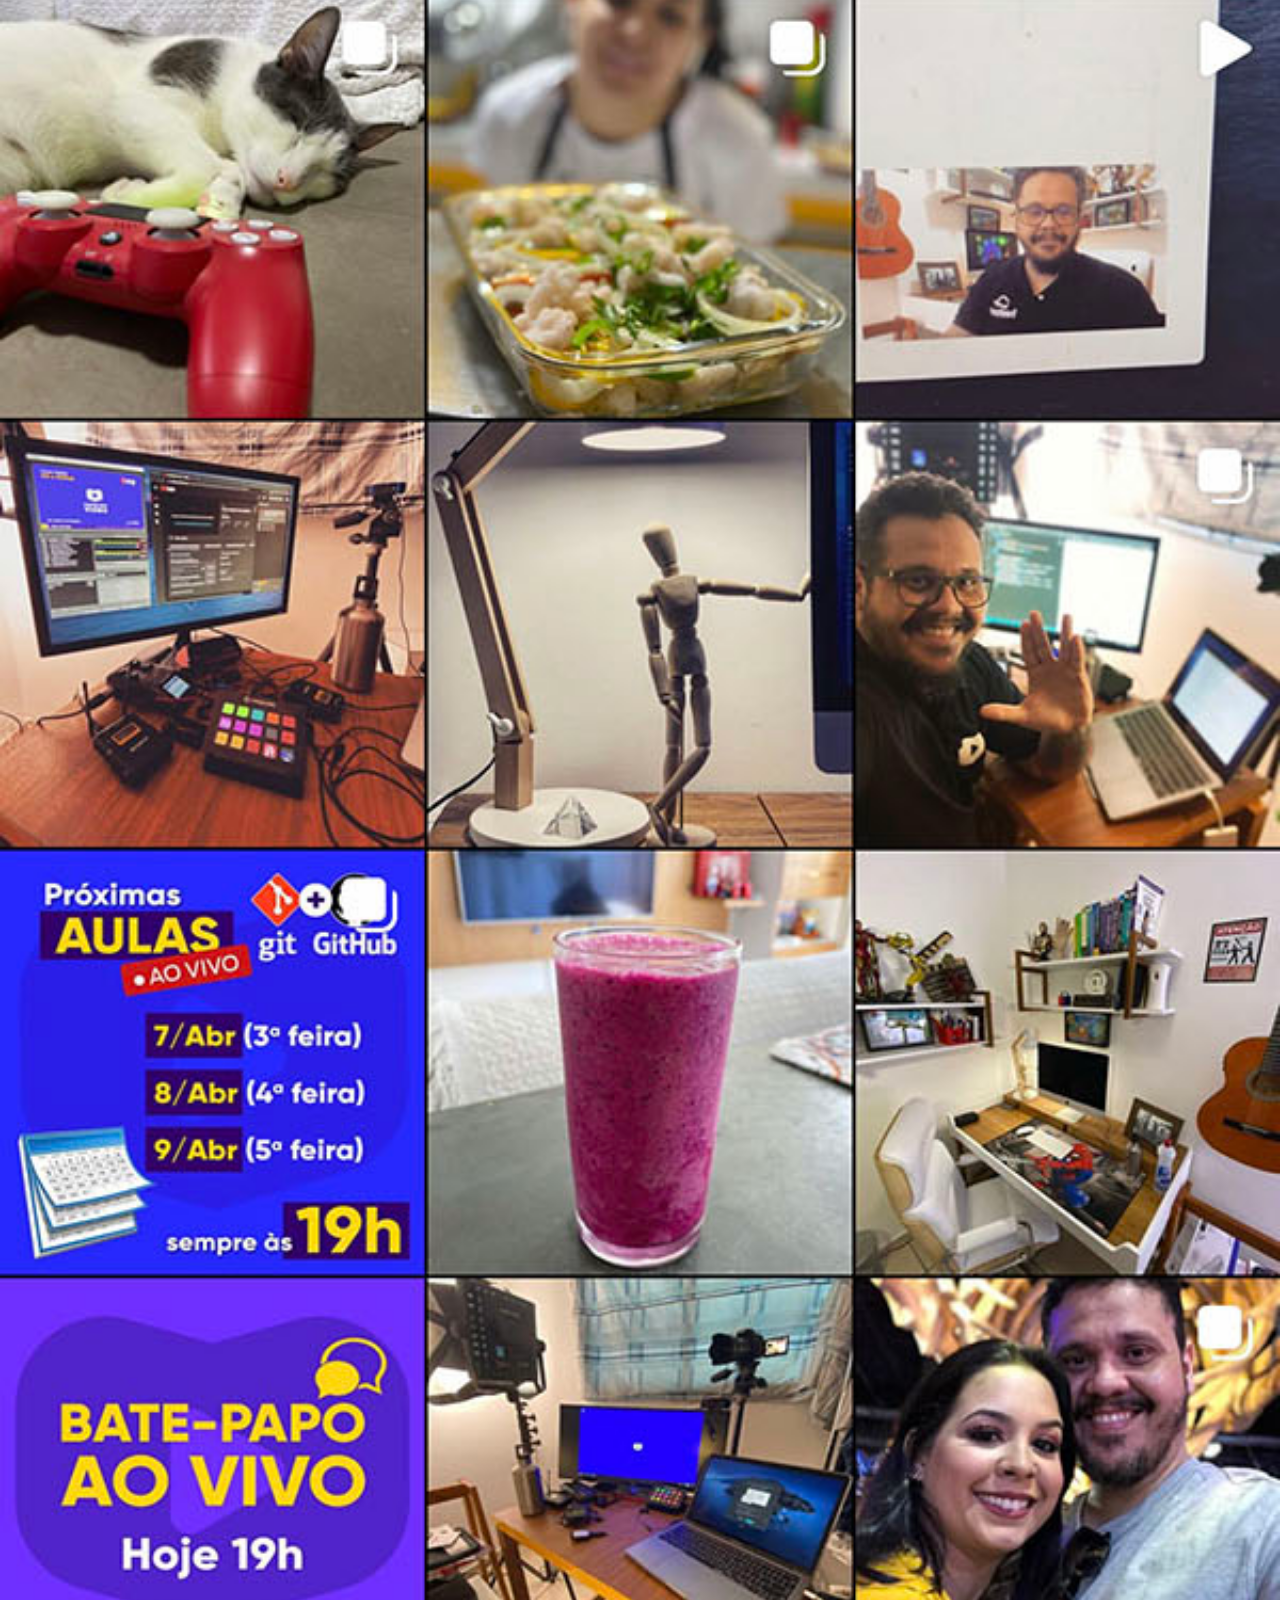
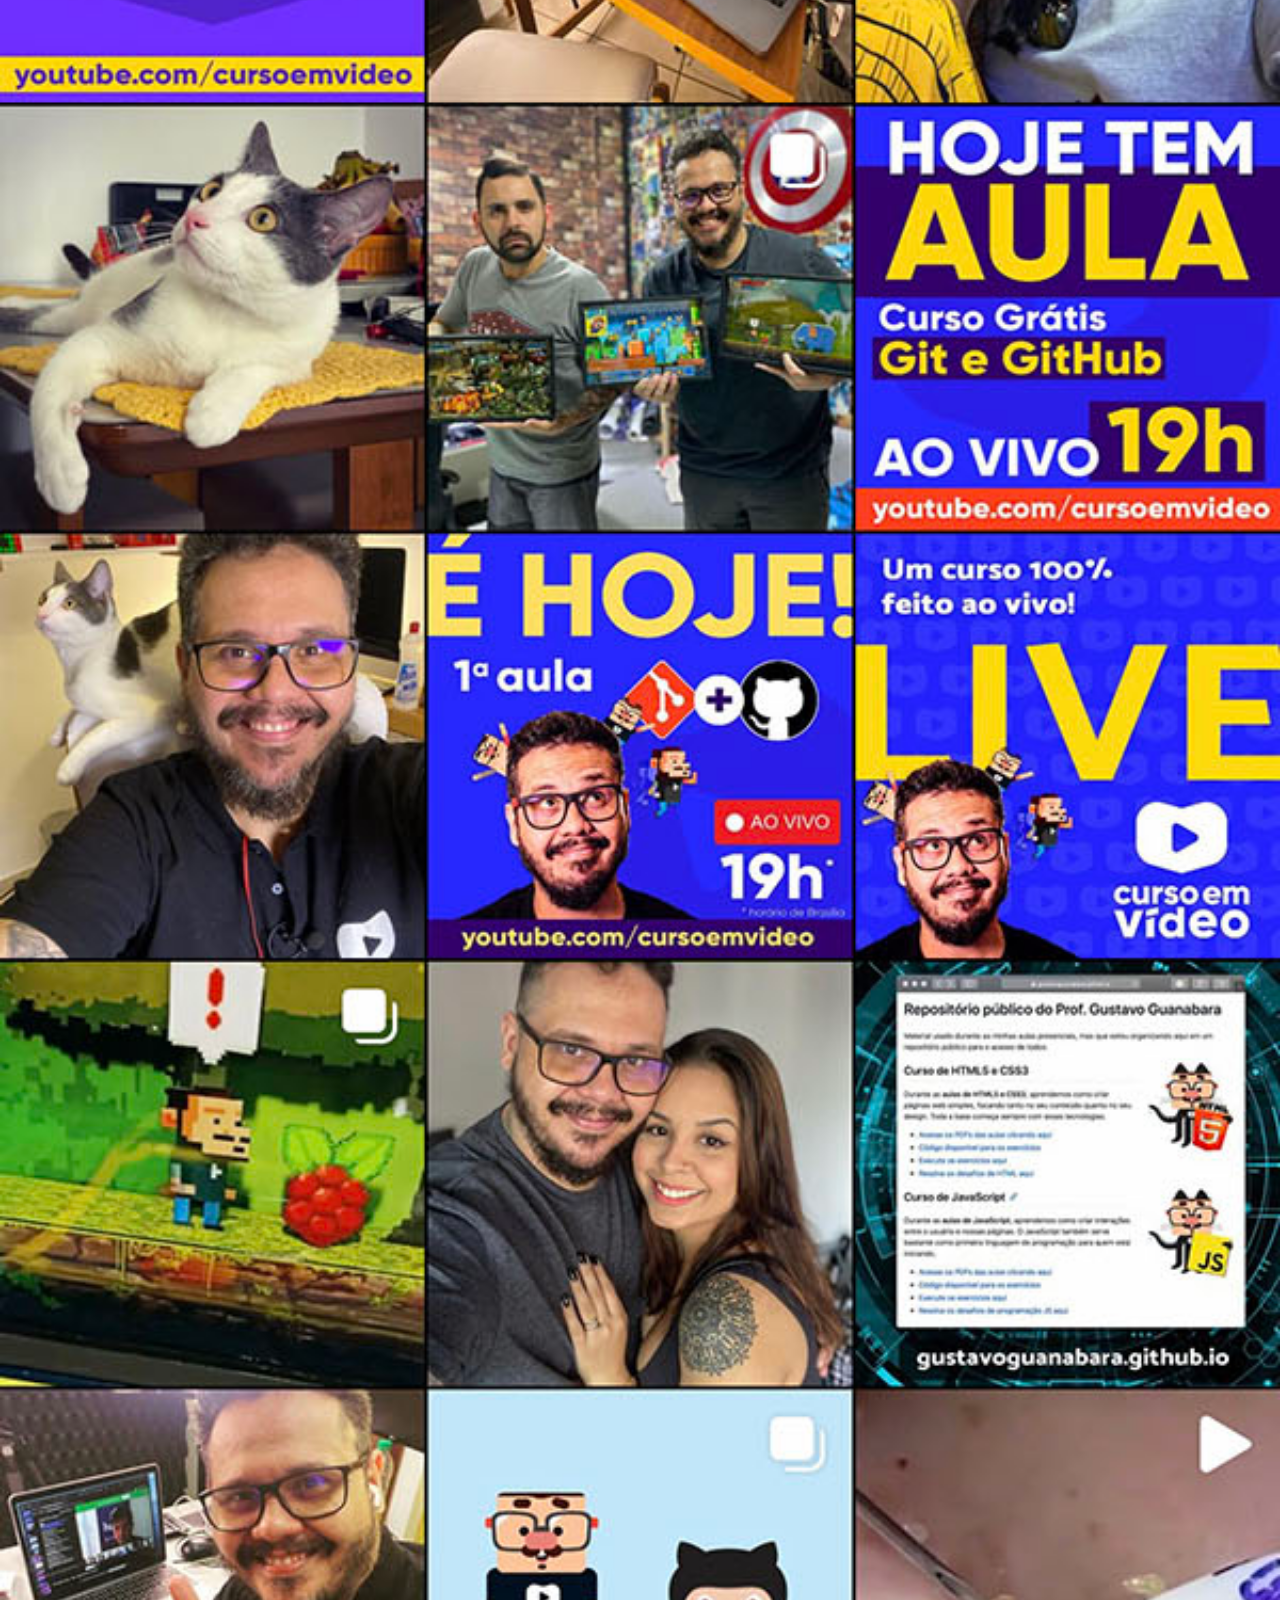
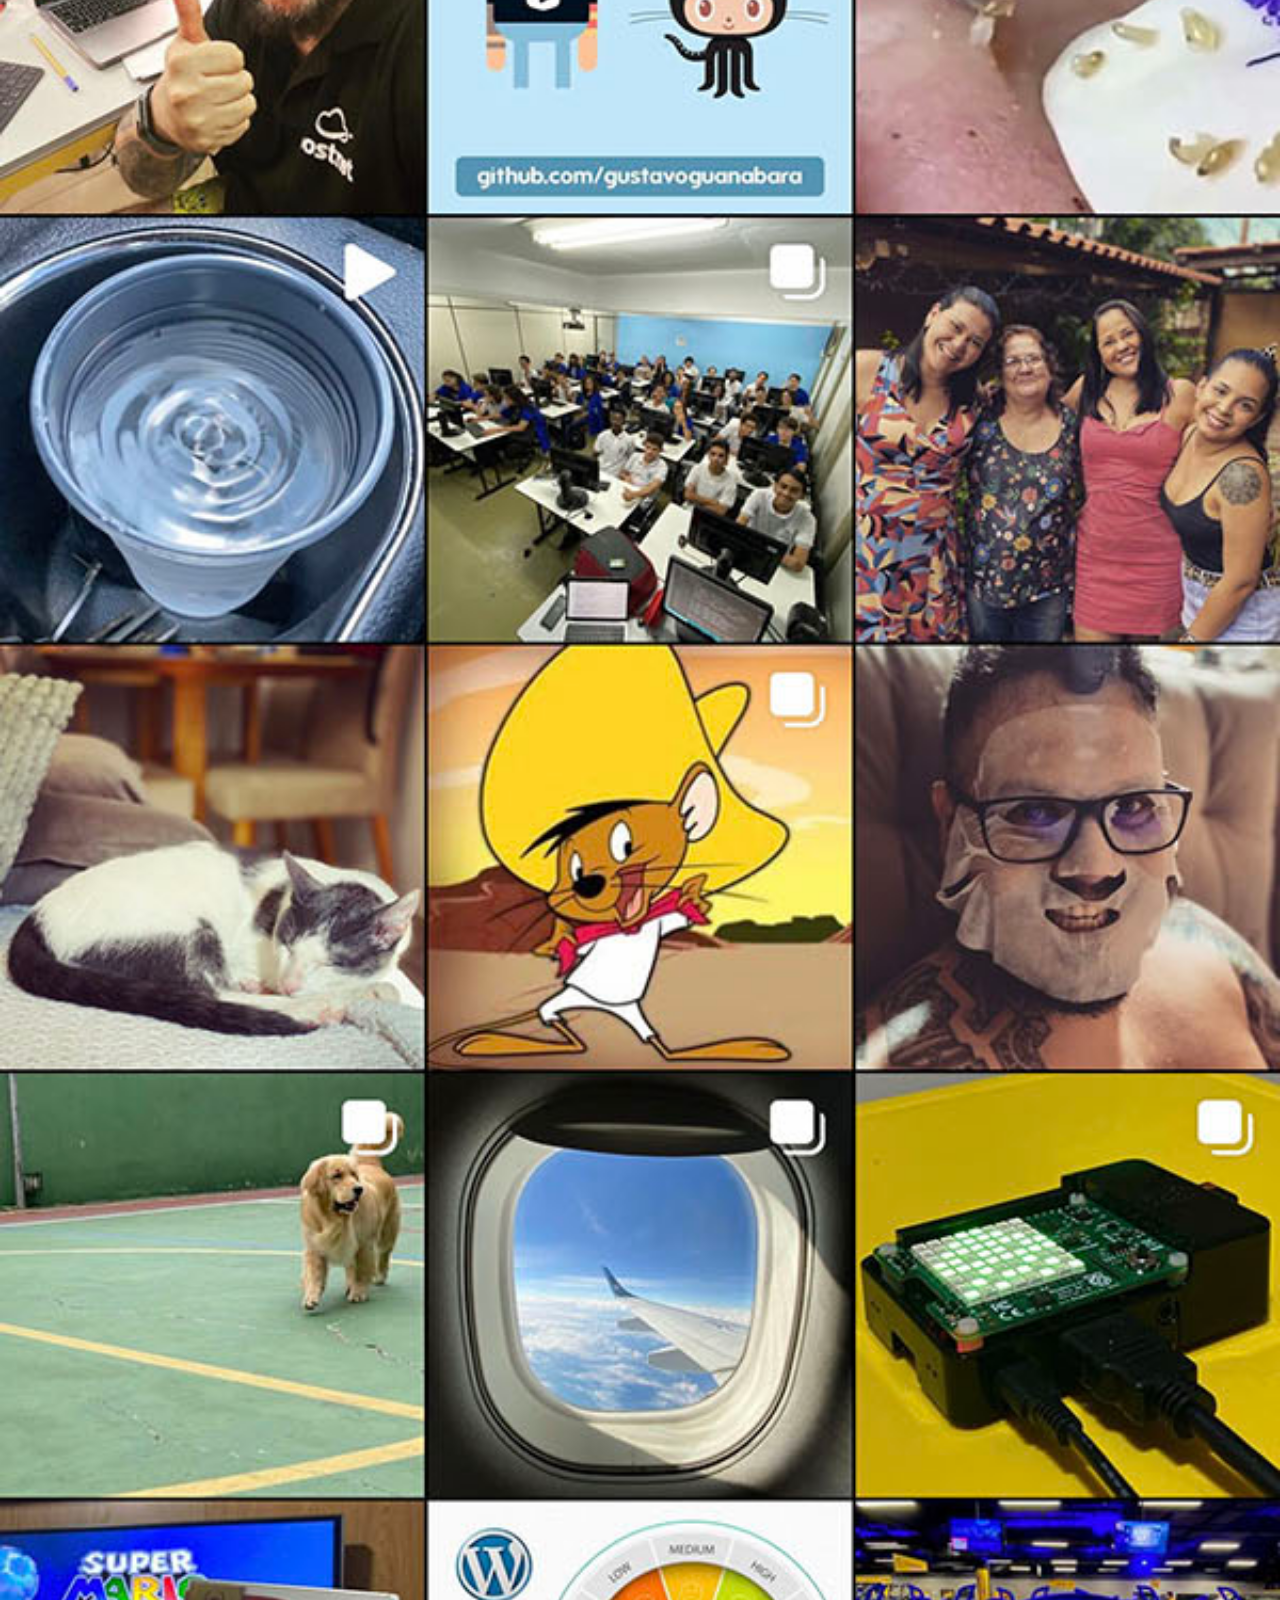
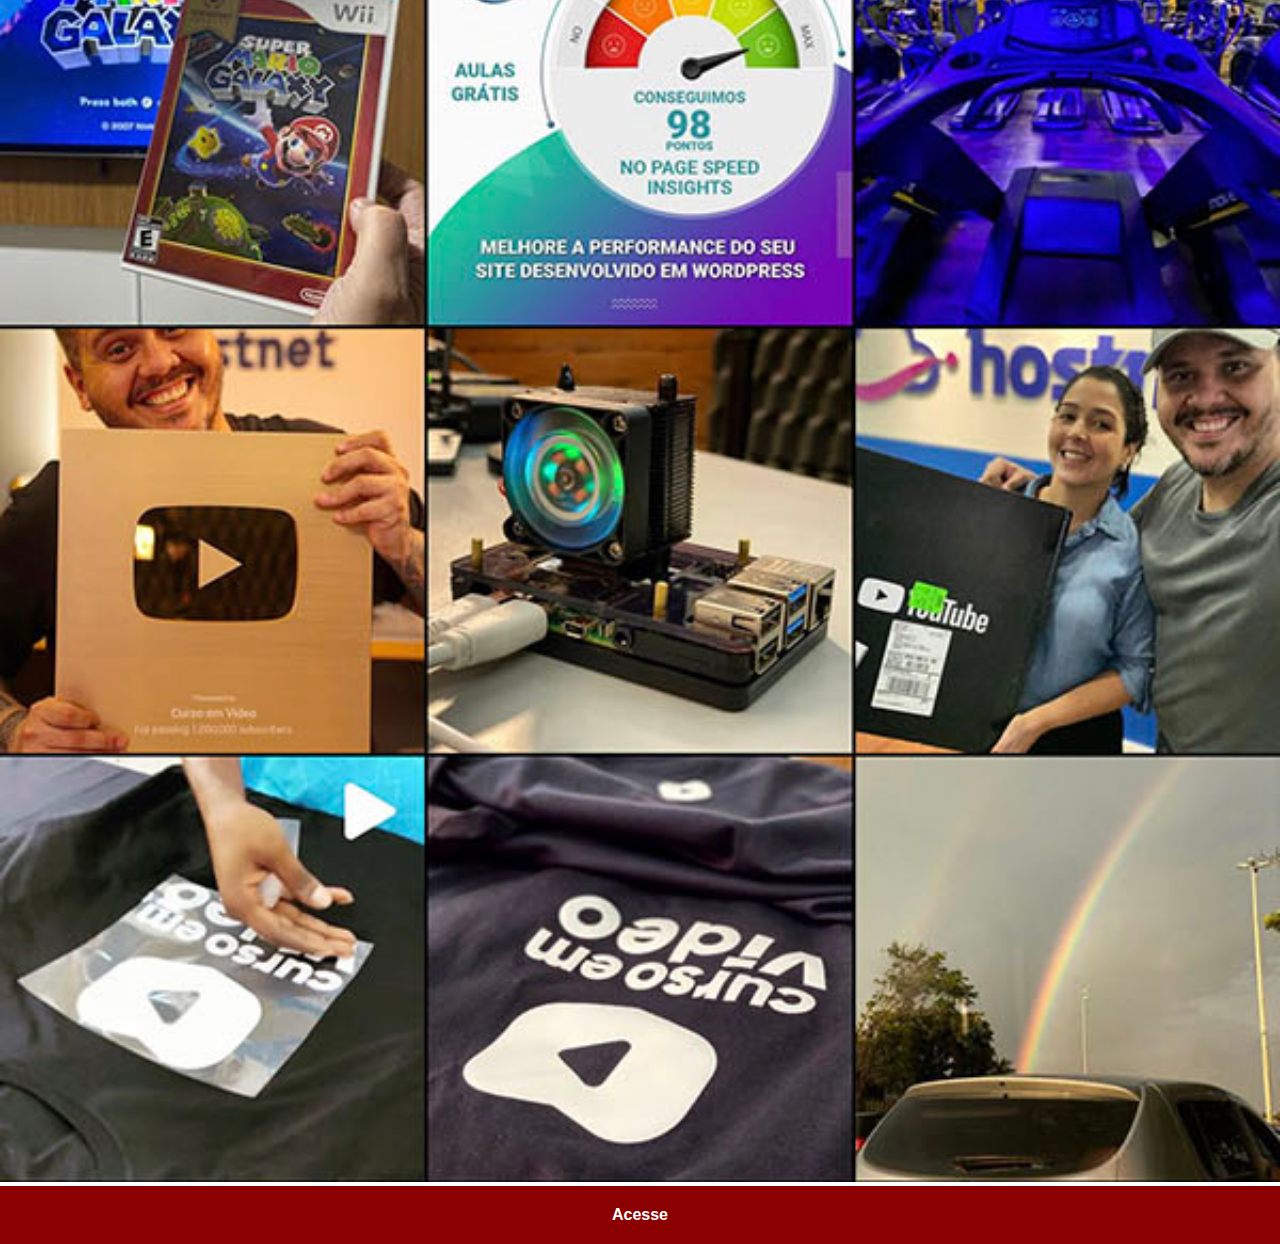
<file: instagram.html>
<!DOCTYPE html>
<html lang="pt-BR">
<head>
    <meta charset="UTF-8">
    <meta name="viewport" content="width=device-width, initial-scale=1.0">
    <title>instagram</title>
    <style>
        *{
            margin: 0px;
            padding: 0px;
            font-family: Arial, Helvetica, sans-serif;


        }
        ::-webkit-scrollbar{
            width: 0px;
            height: 0px;
        }
        img{
            width: 100vw;

        }
        a{ display: block;
            background-color: darkred;
            color: white;
            padding: 20px;
            text-align: center;
            text-decoration: none ;
            font-weight: bolder;

        }
        a:hover{
            background-color: red;
        }



    </style>
</head>
<body>
    <img src="imagens/tela-instagram.jpg" alt="instagram"><a href="https://www.instagram.com/gustavoguanabara/" target="_blank">Acesse</a>
    
</body>
</html>
</file>
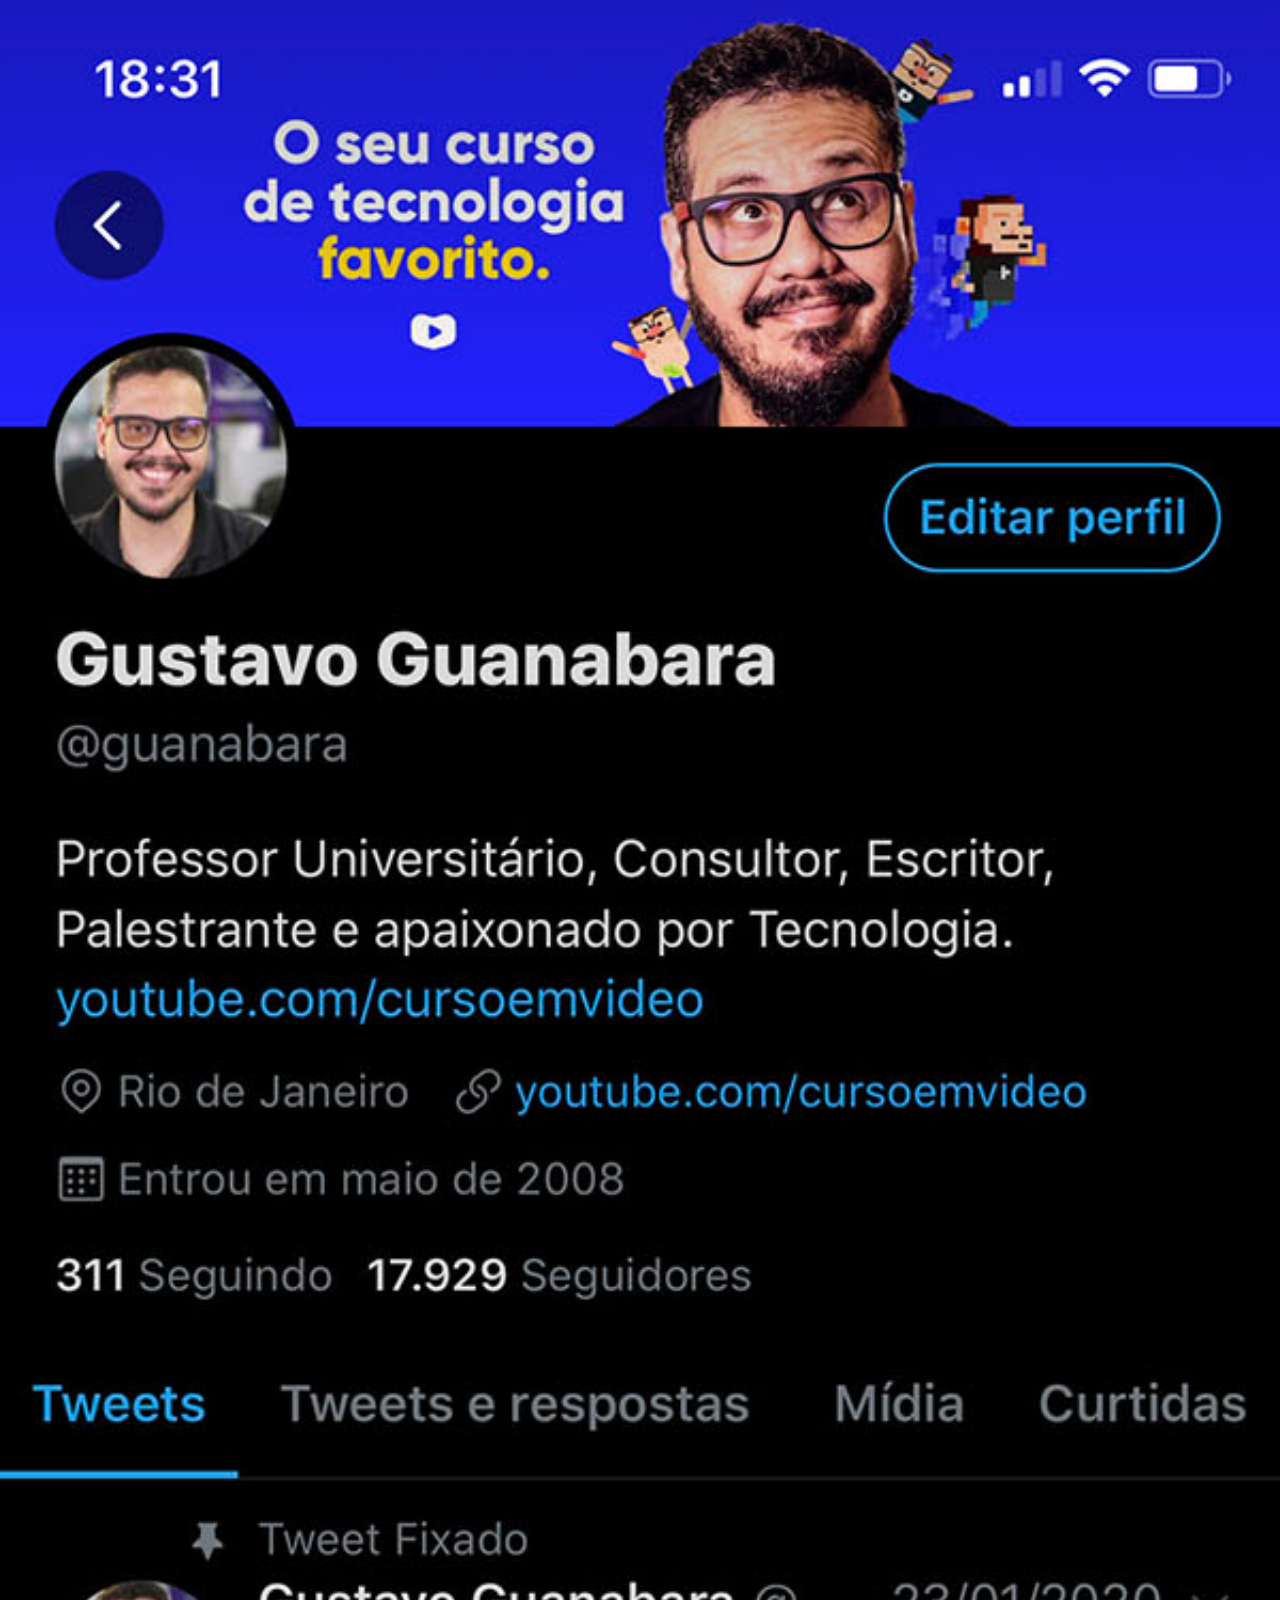
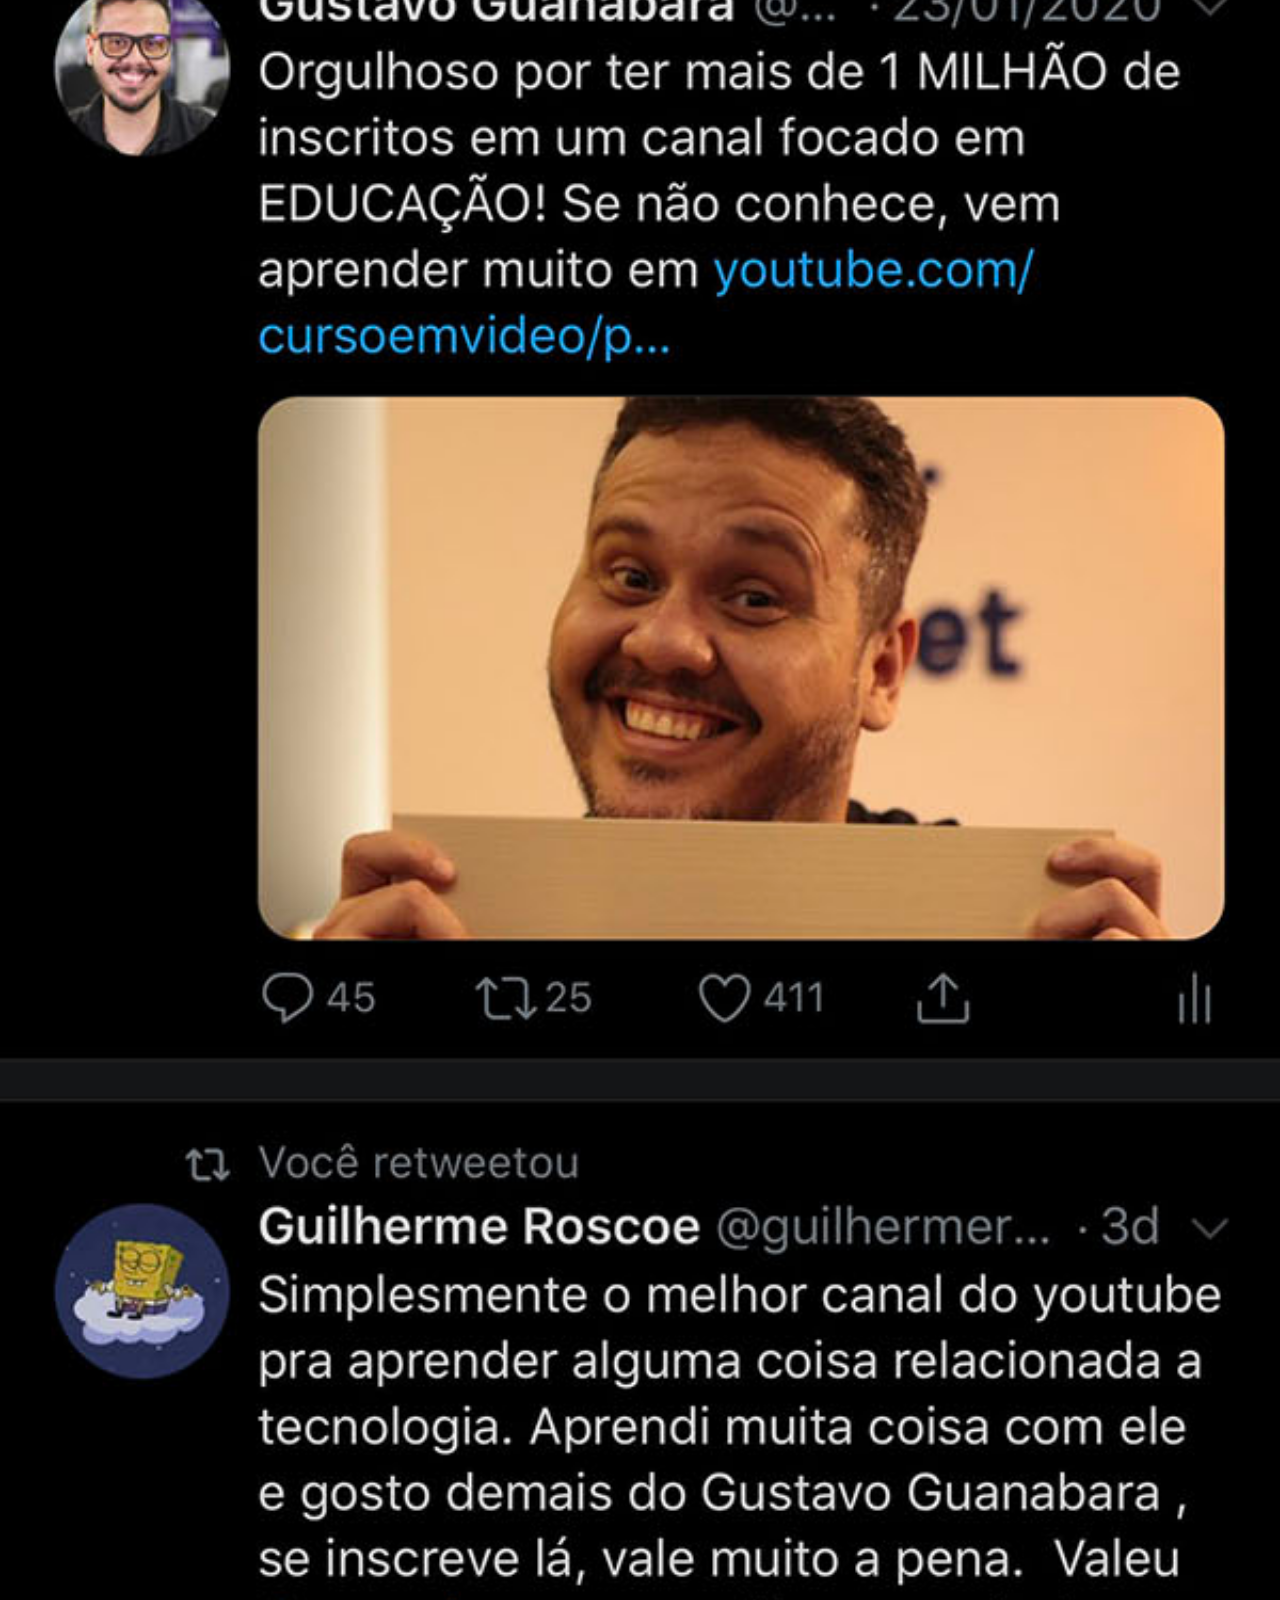
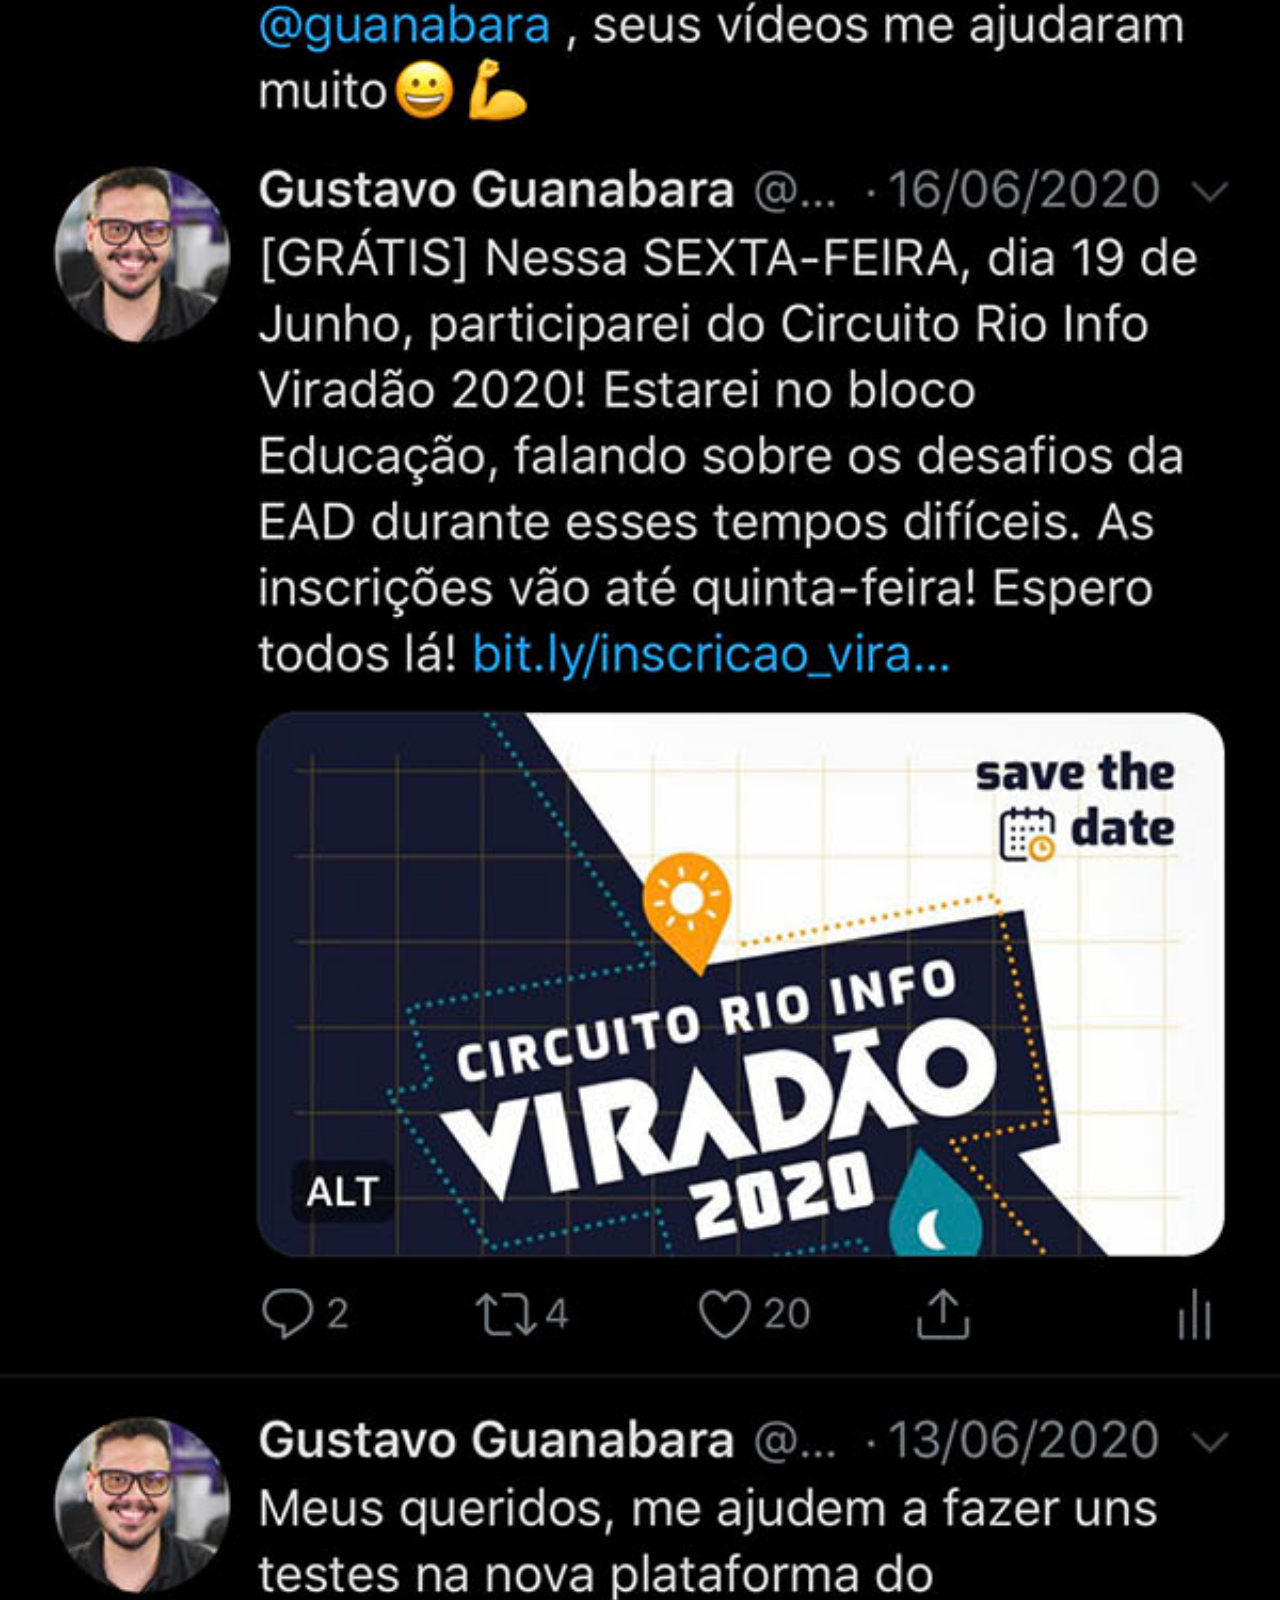
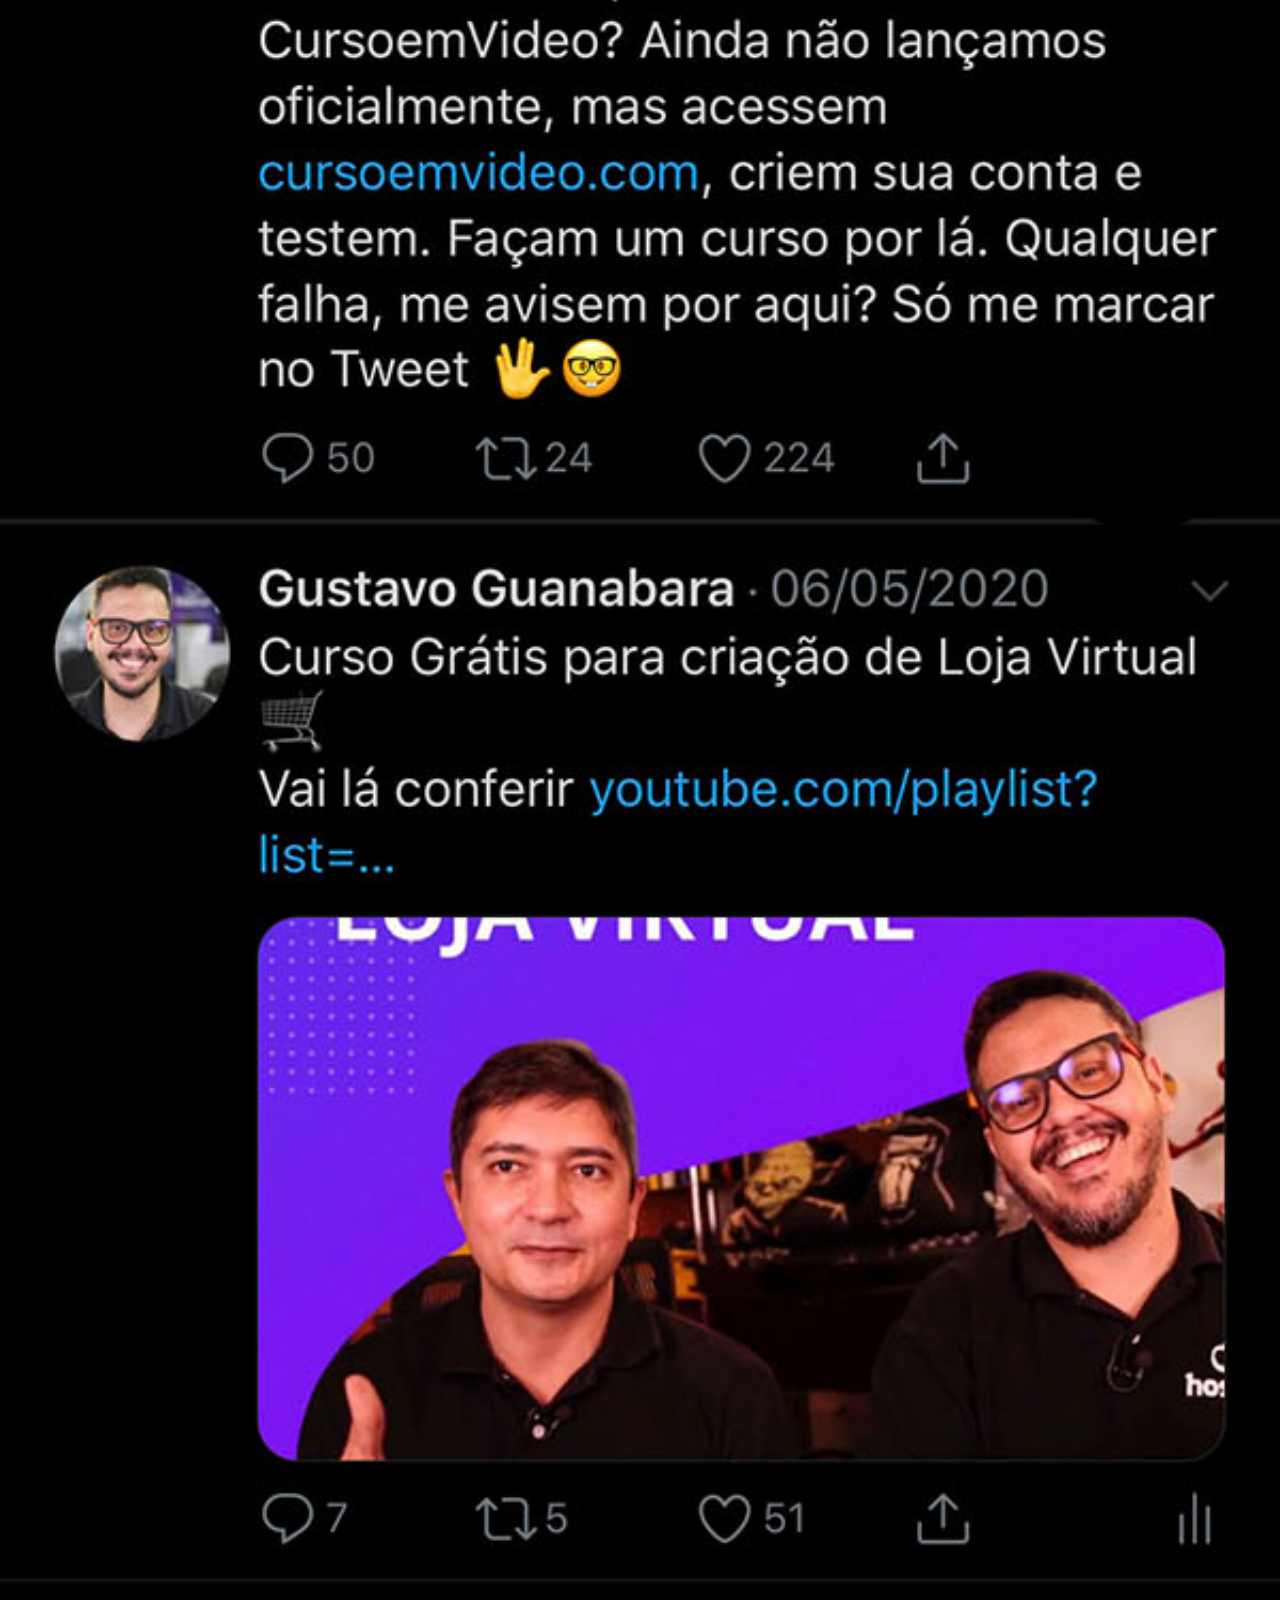
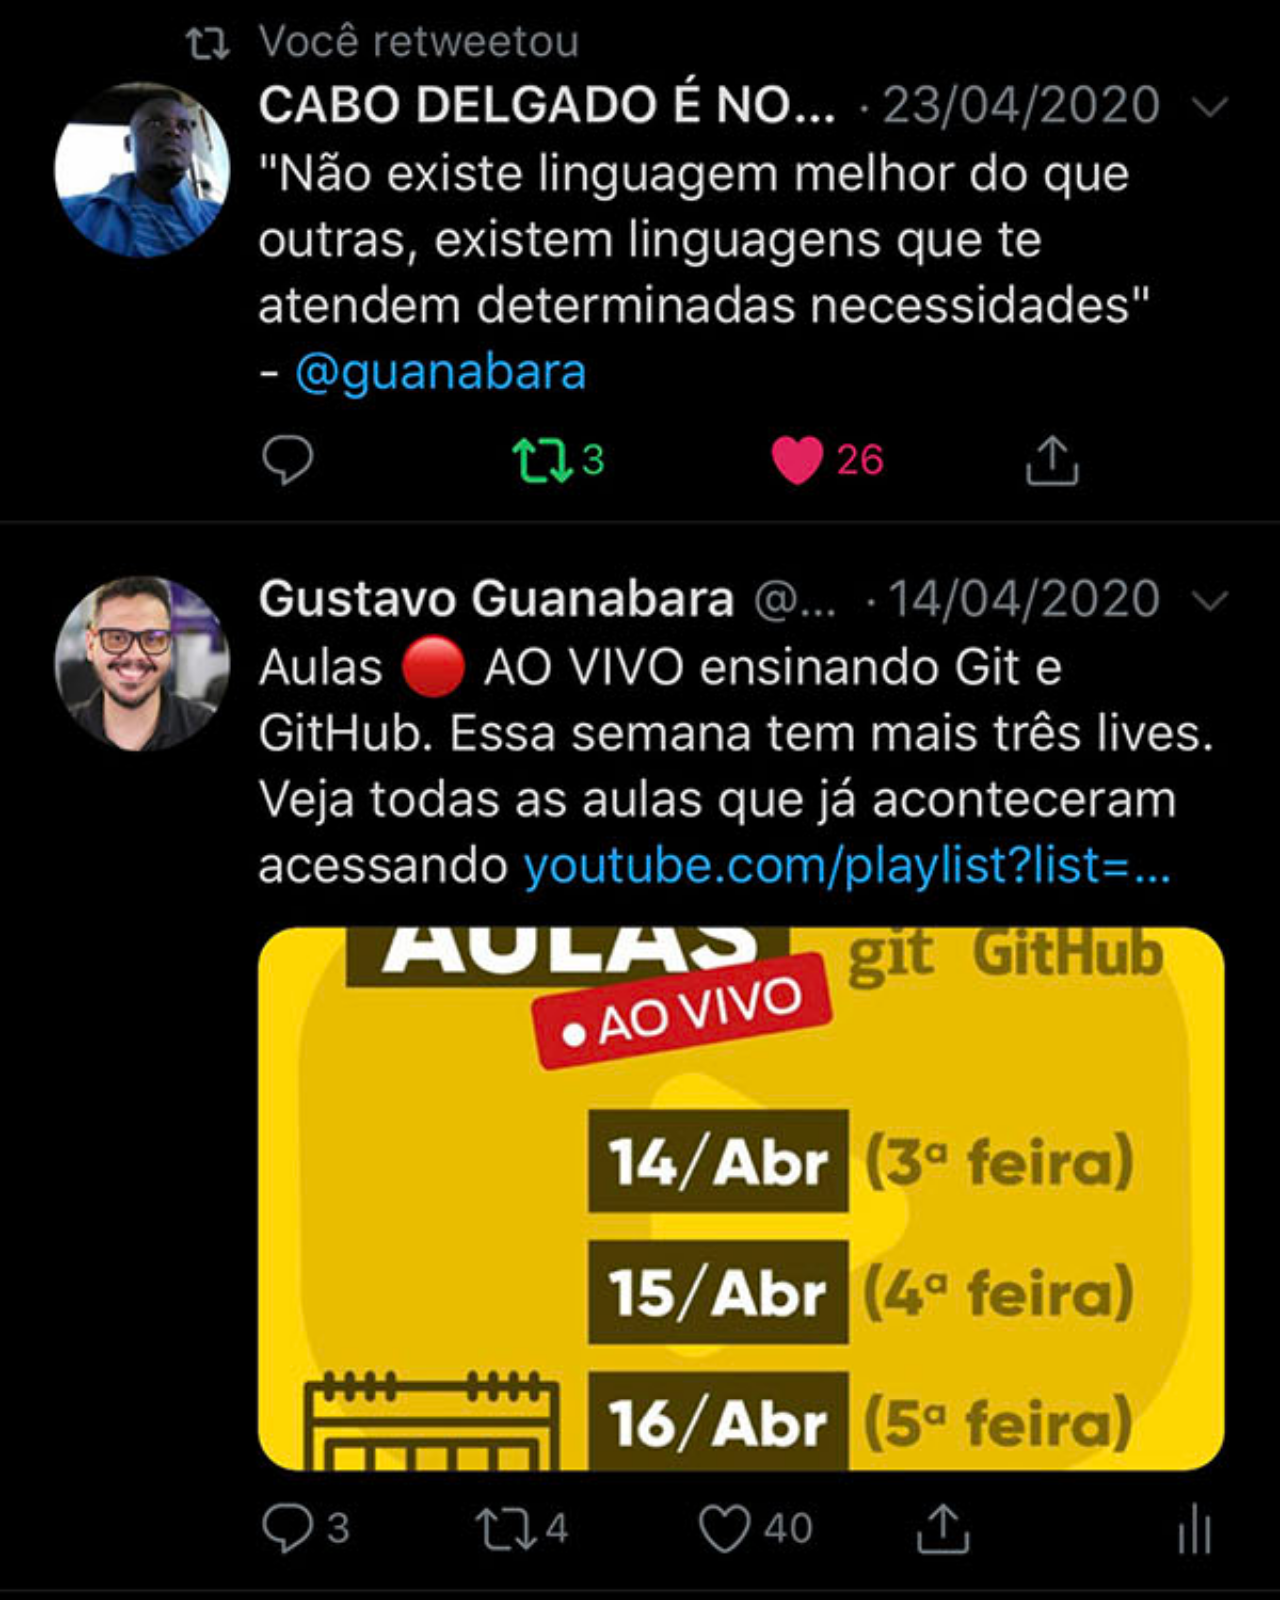
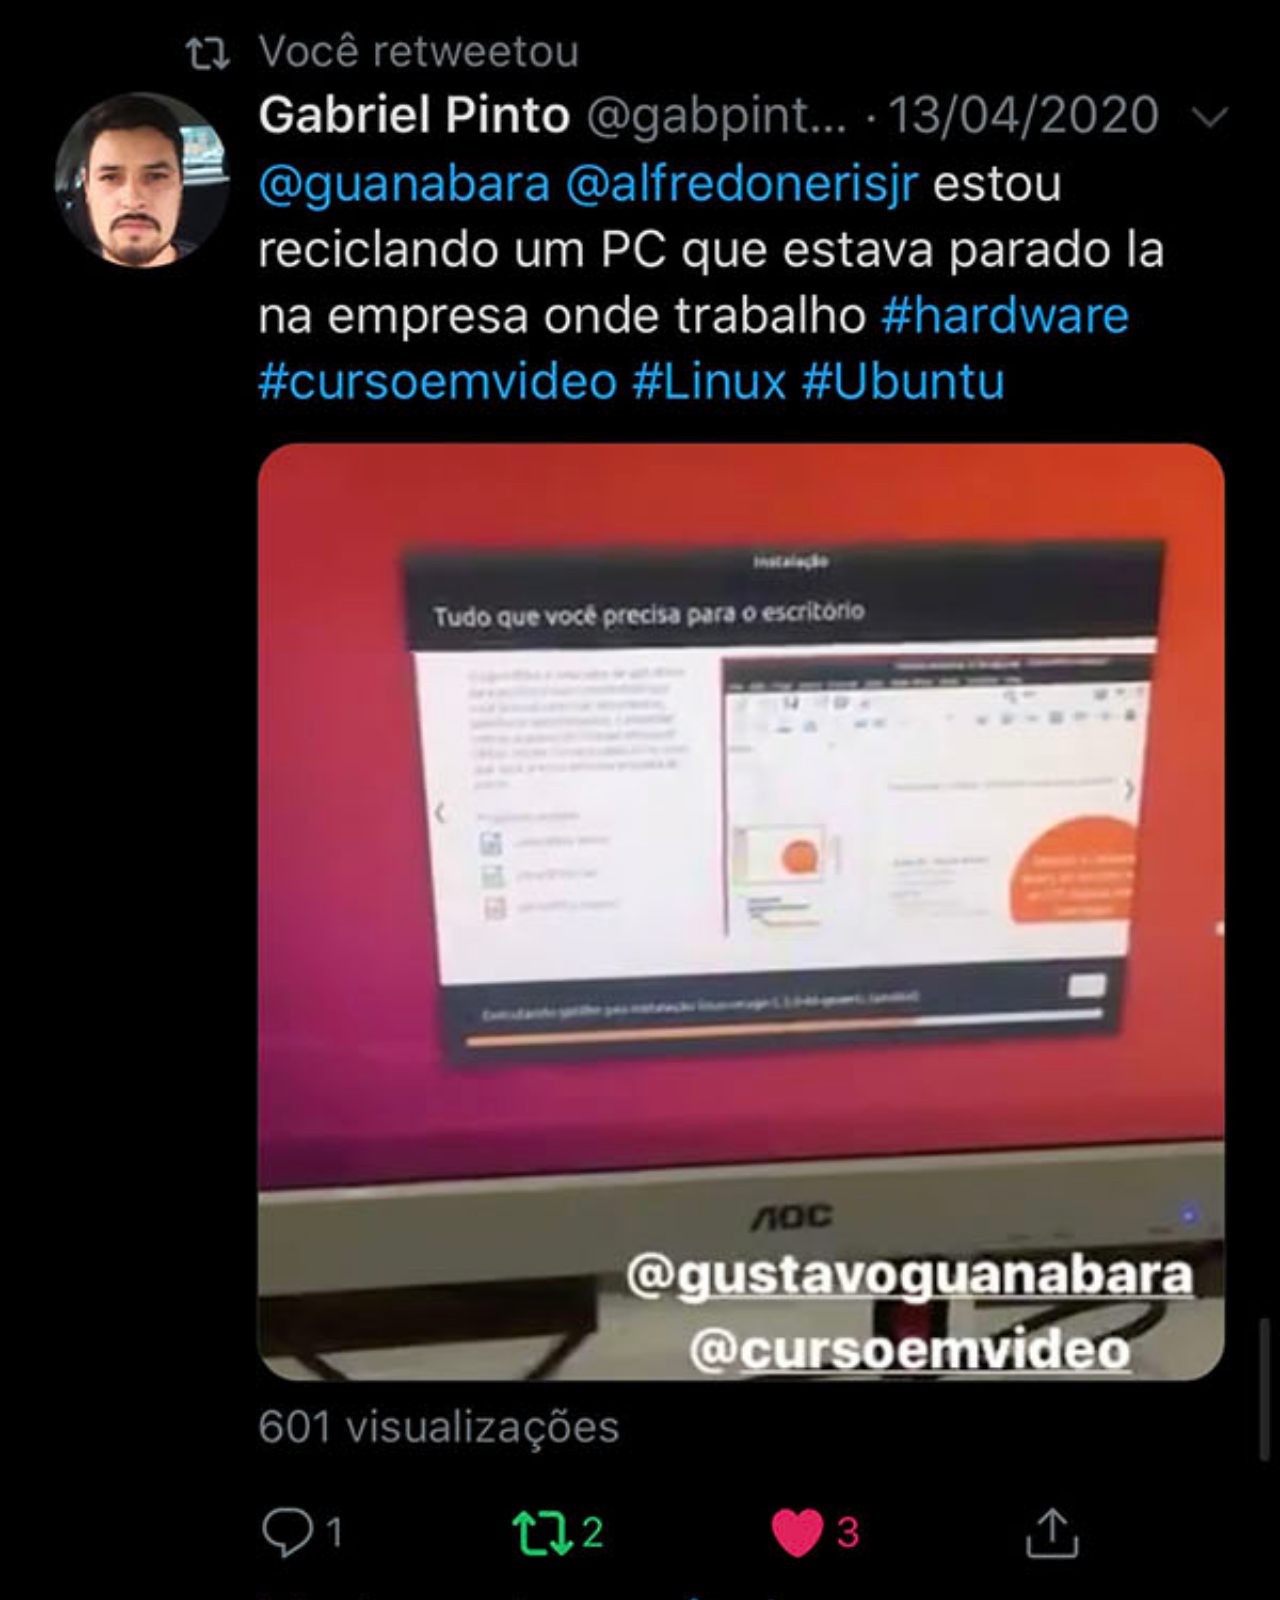
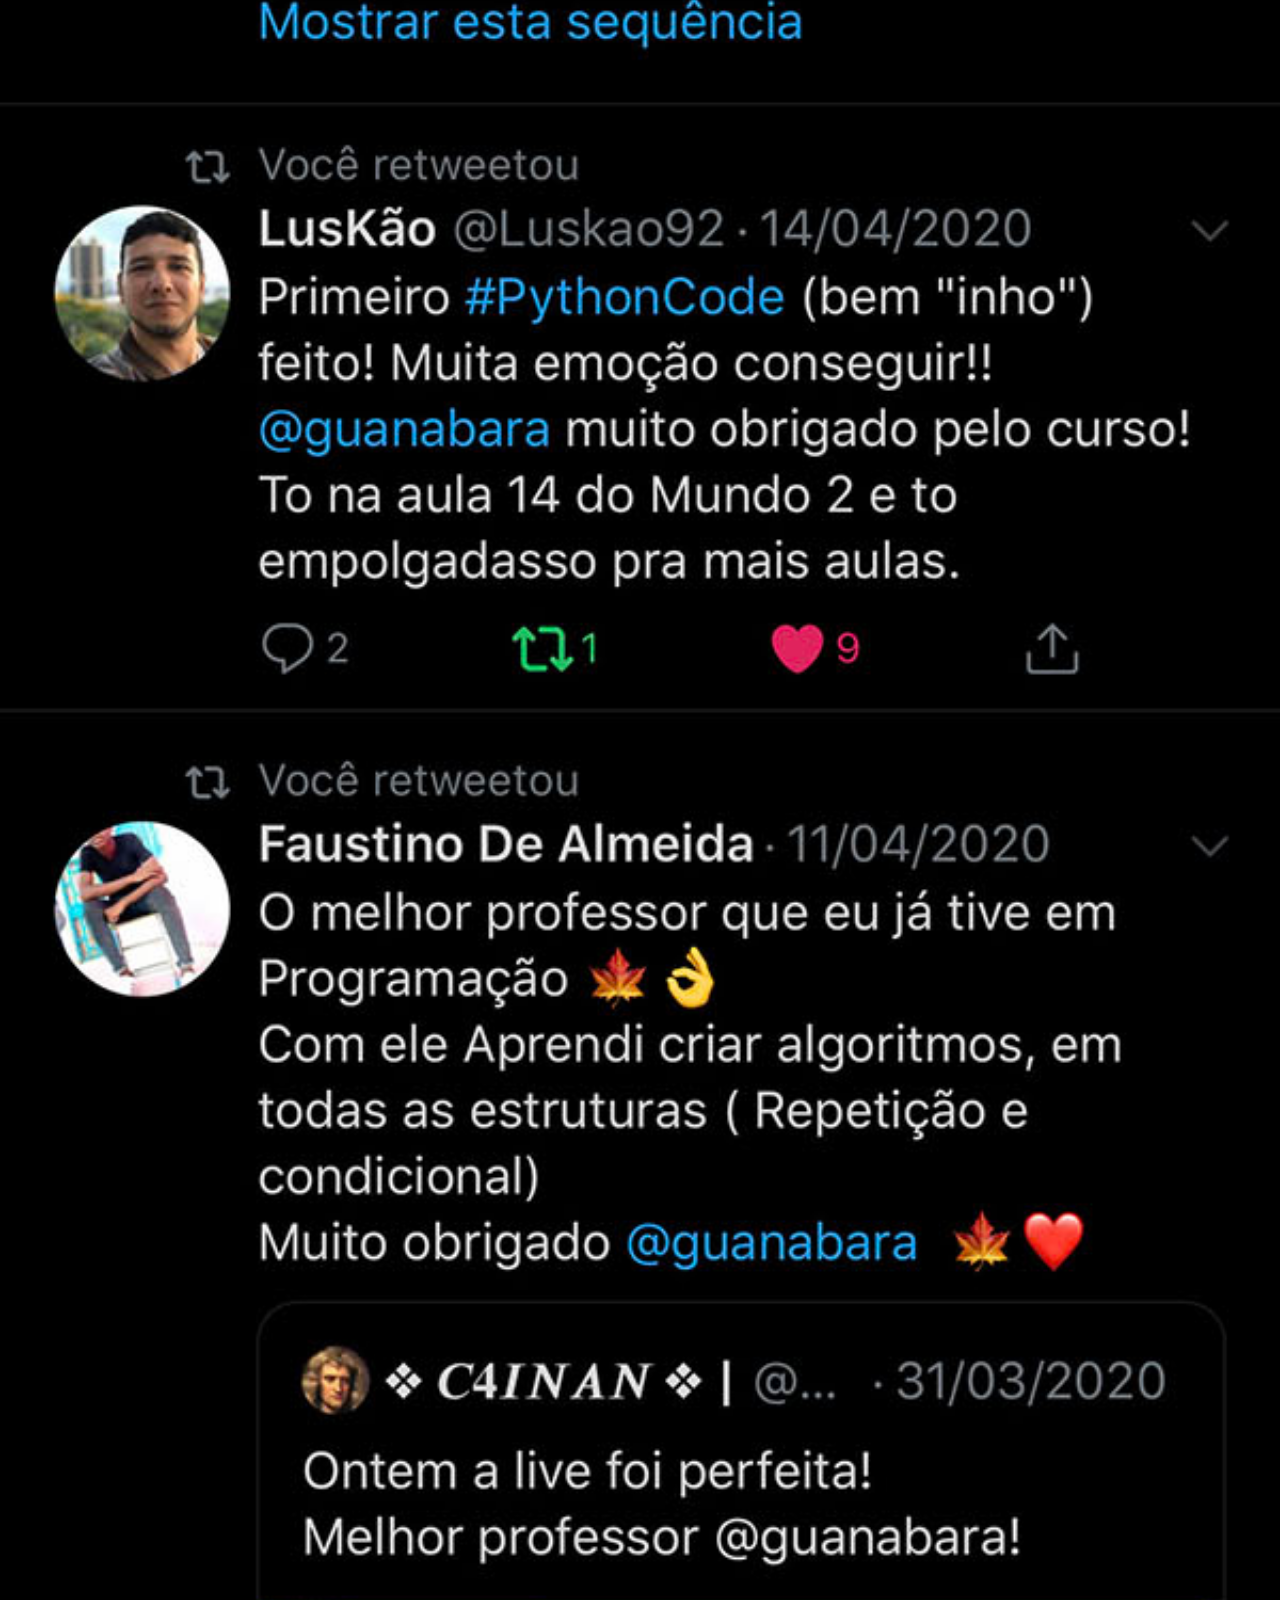
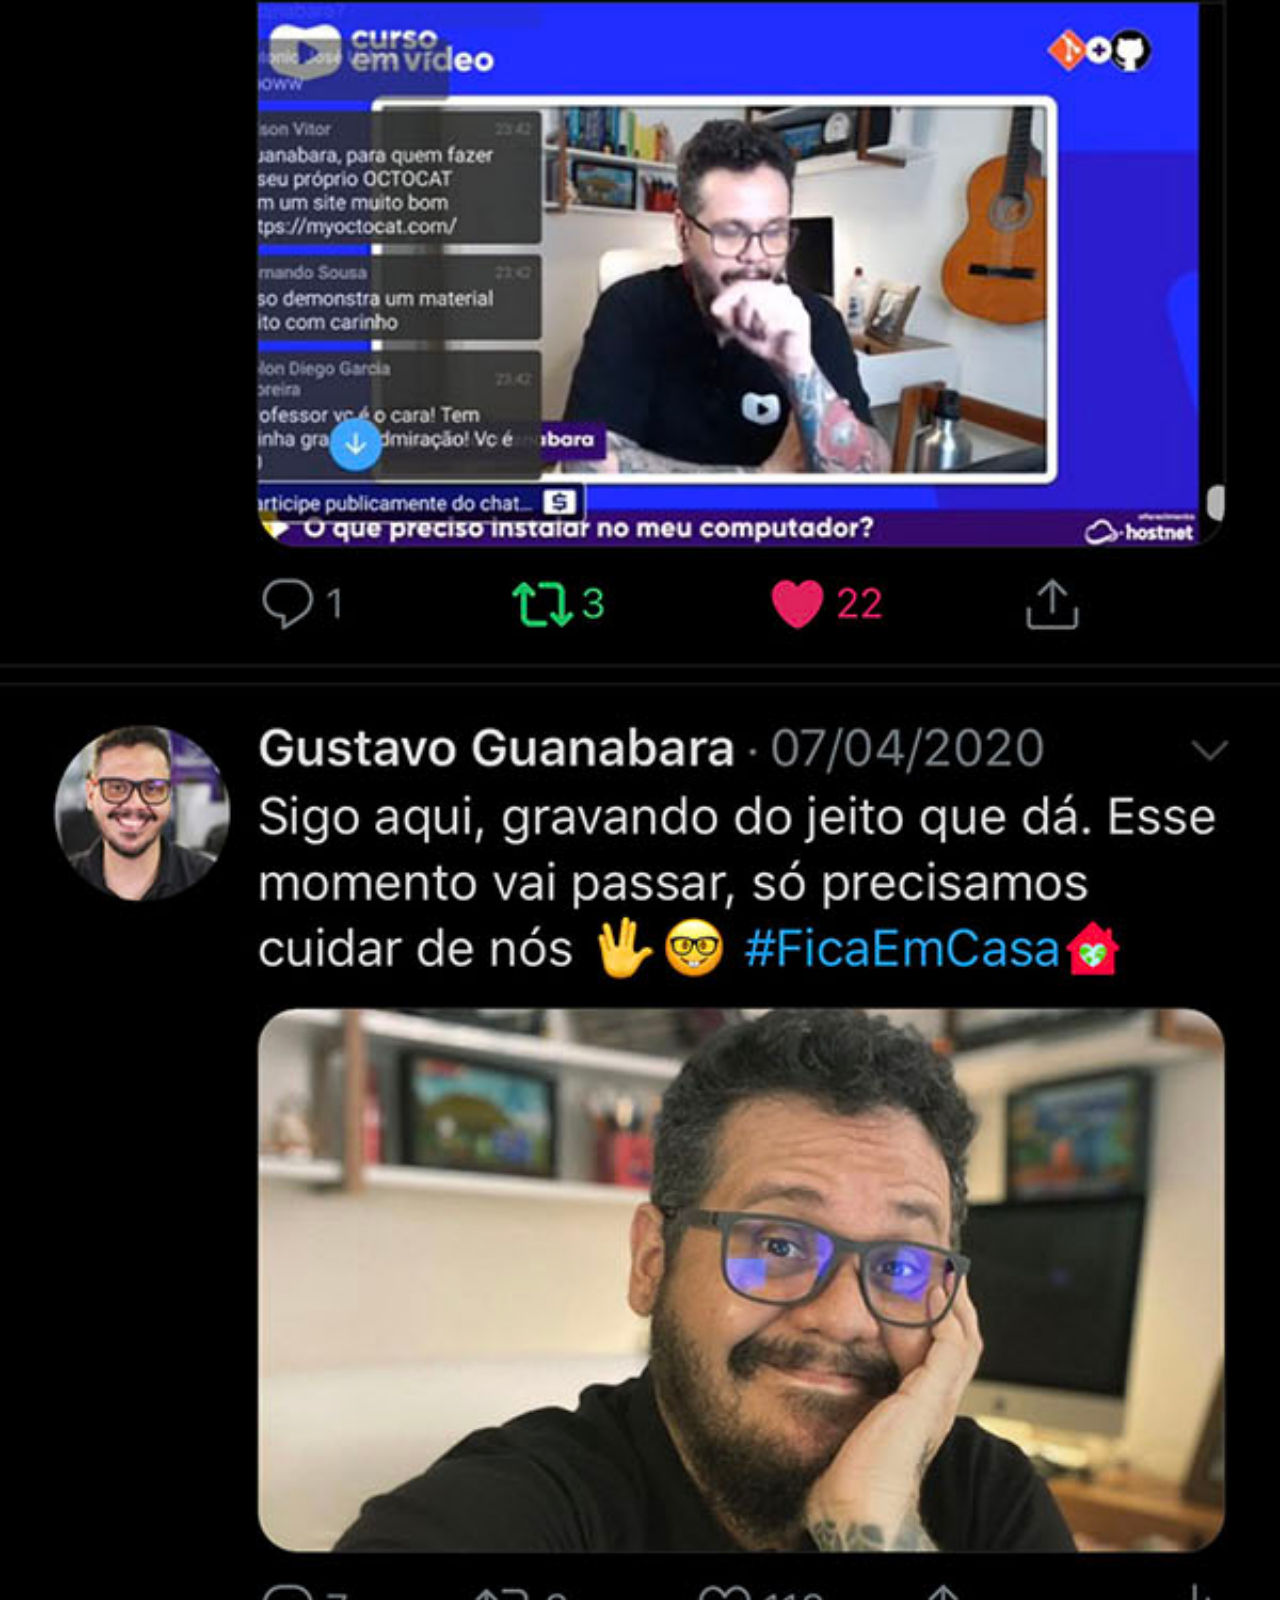
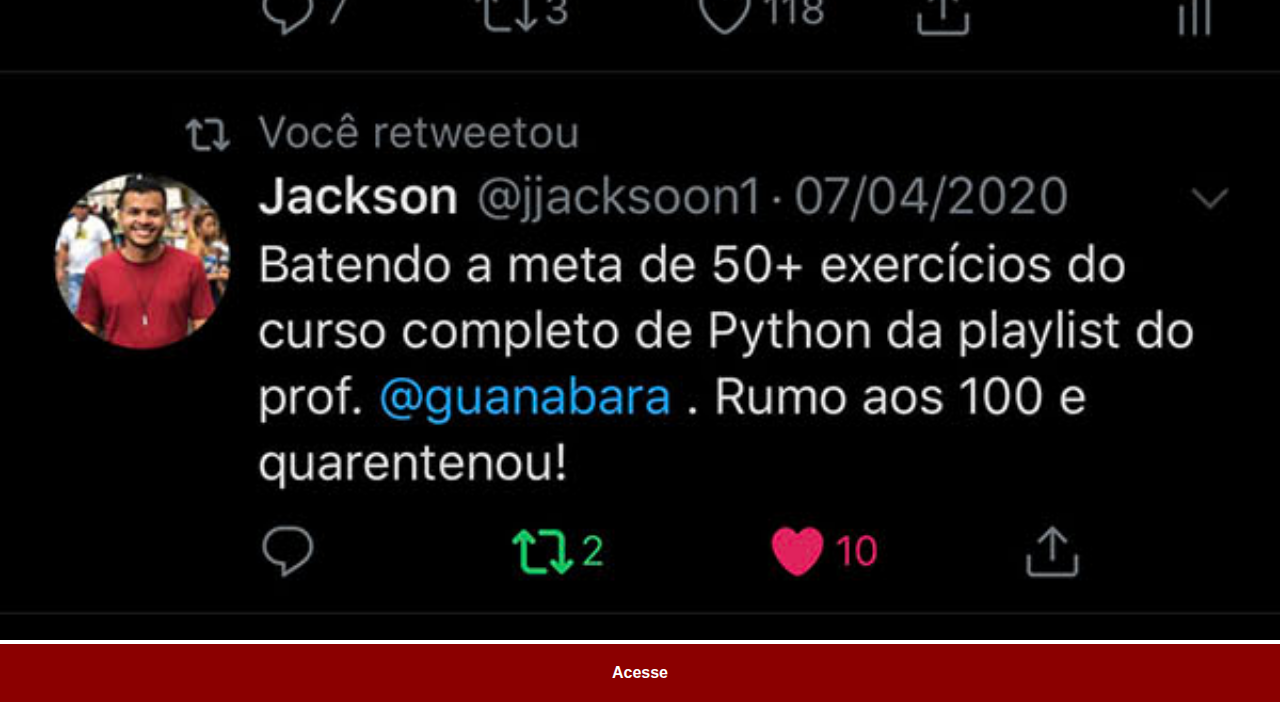
<file: twitter.html>
<!DOCTYPE html>
<html lang="pt-BR">
<head>
    <meta charset="UTF-8">
    <meta name="viewport" content="width=device-width, initial-scale=1.0">
    <title>Twitter
    </title>
    <style>
        *{
            margin: 0px;
            padding: 0px;
            font-family: Arial, Helvetica, sans-serif;


        }
        ::-webkit-scrollbar{
            width: 0px;
            height: 0px;
        }
        img{
            width: 100vw;

        }
        a{ display: block;
            background-color: darkred;
            color: white;
            padding: 20px;
            text-align: center;
            text-decoration: none ;
            font-weight: bolder;

        }
        a:hover{
            background-color: red;
        }



    </style>
</head>
<body>
    <img src="imagens/tela-twitter.jpg" alt="twitter"><a href="https://twitter.com/gustavoguanabara" target="_blank">Acesse</a>
    
</body>
</html>
</file>
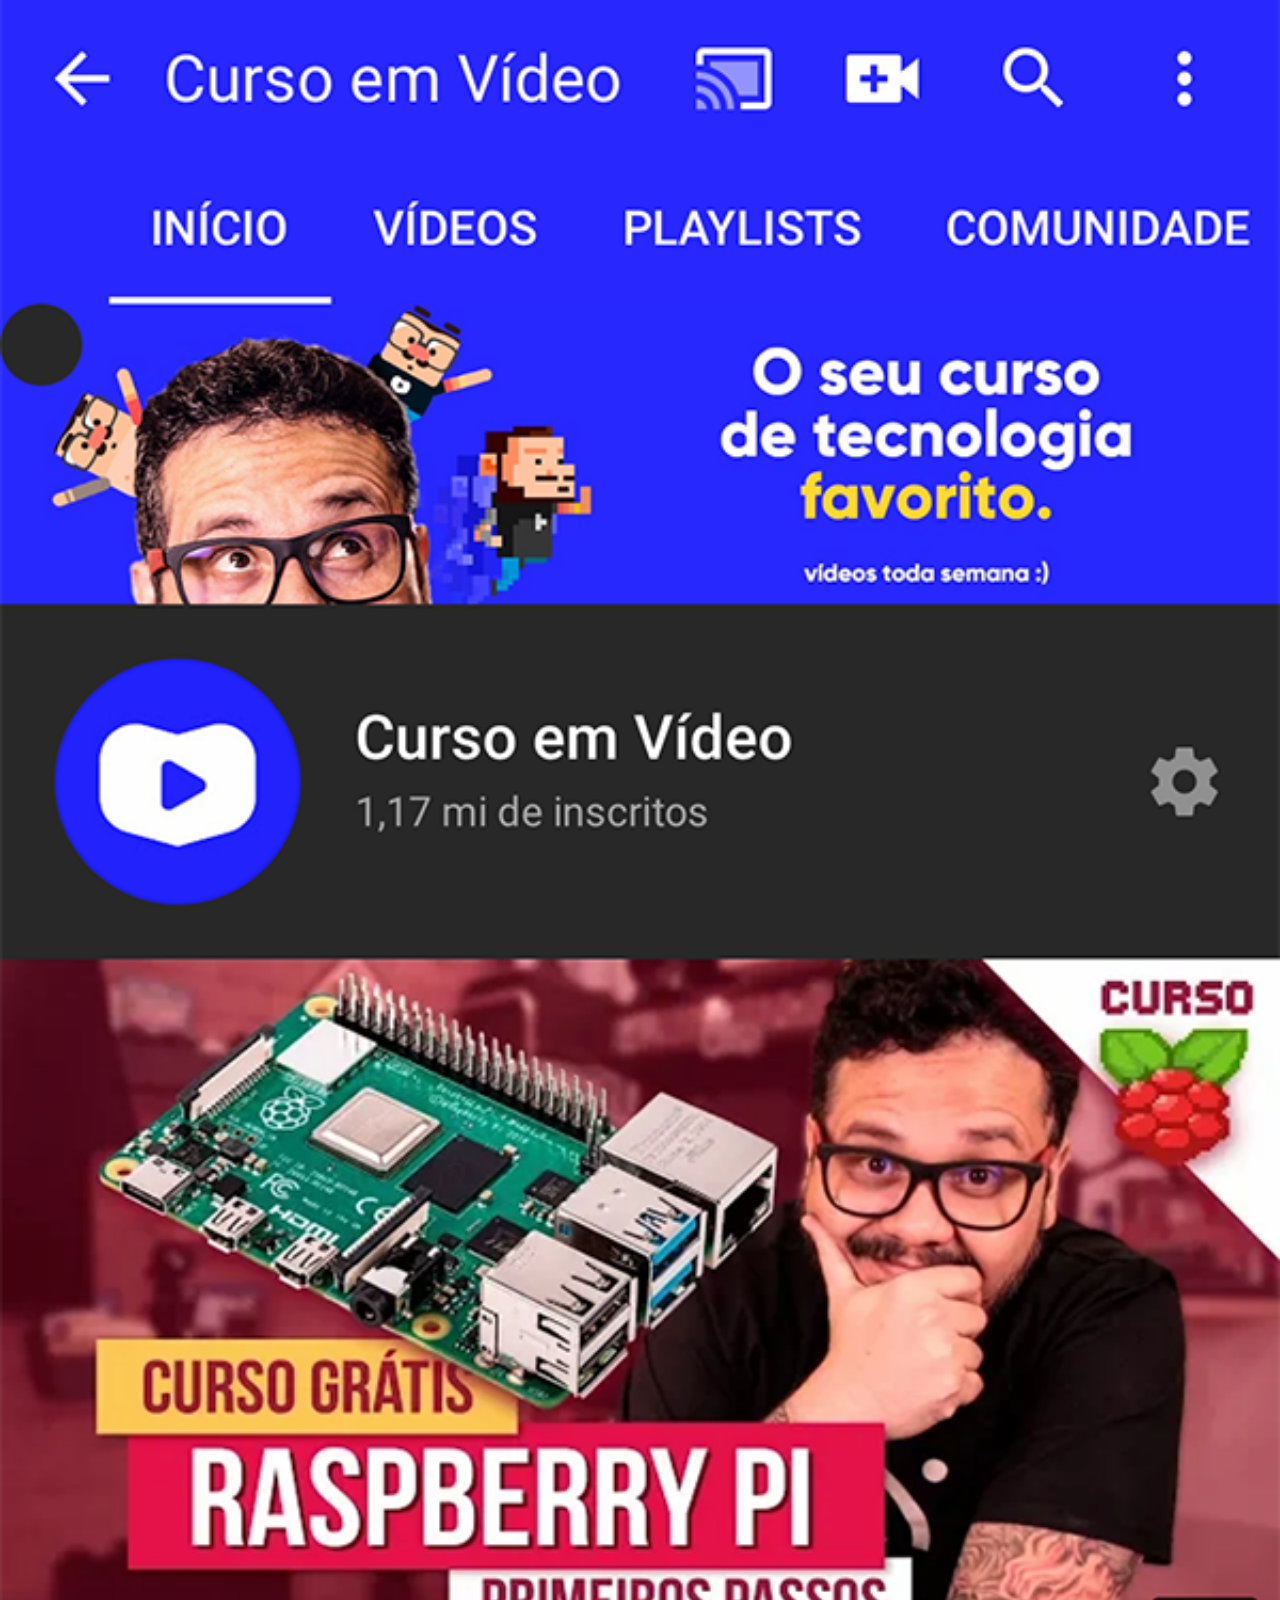
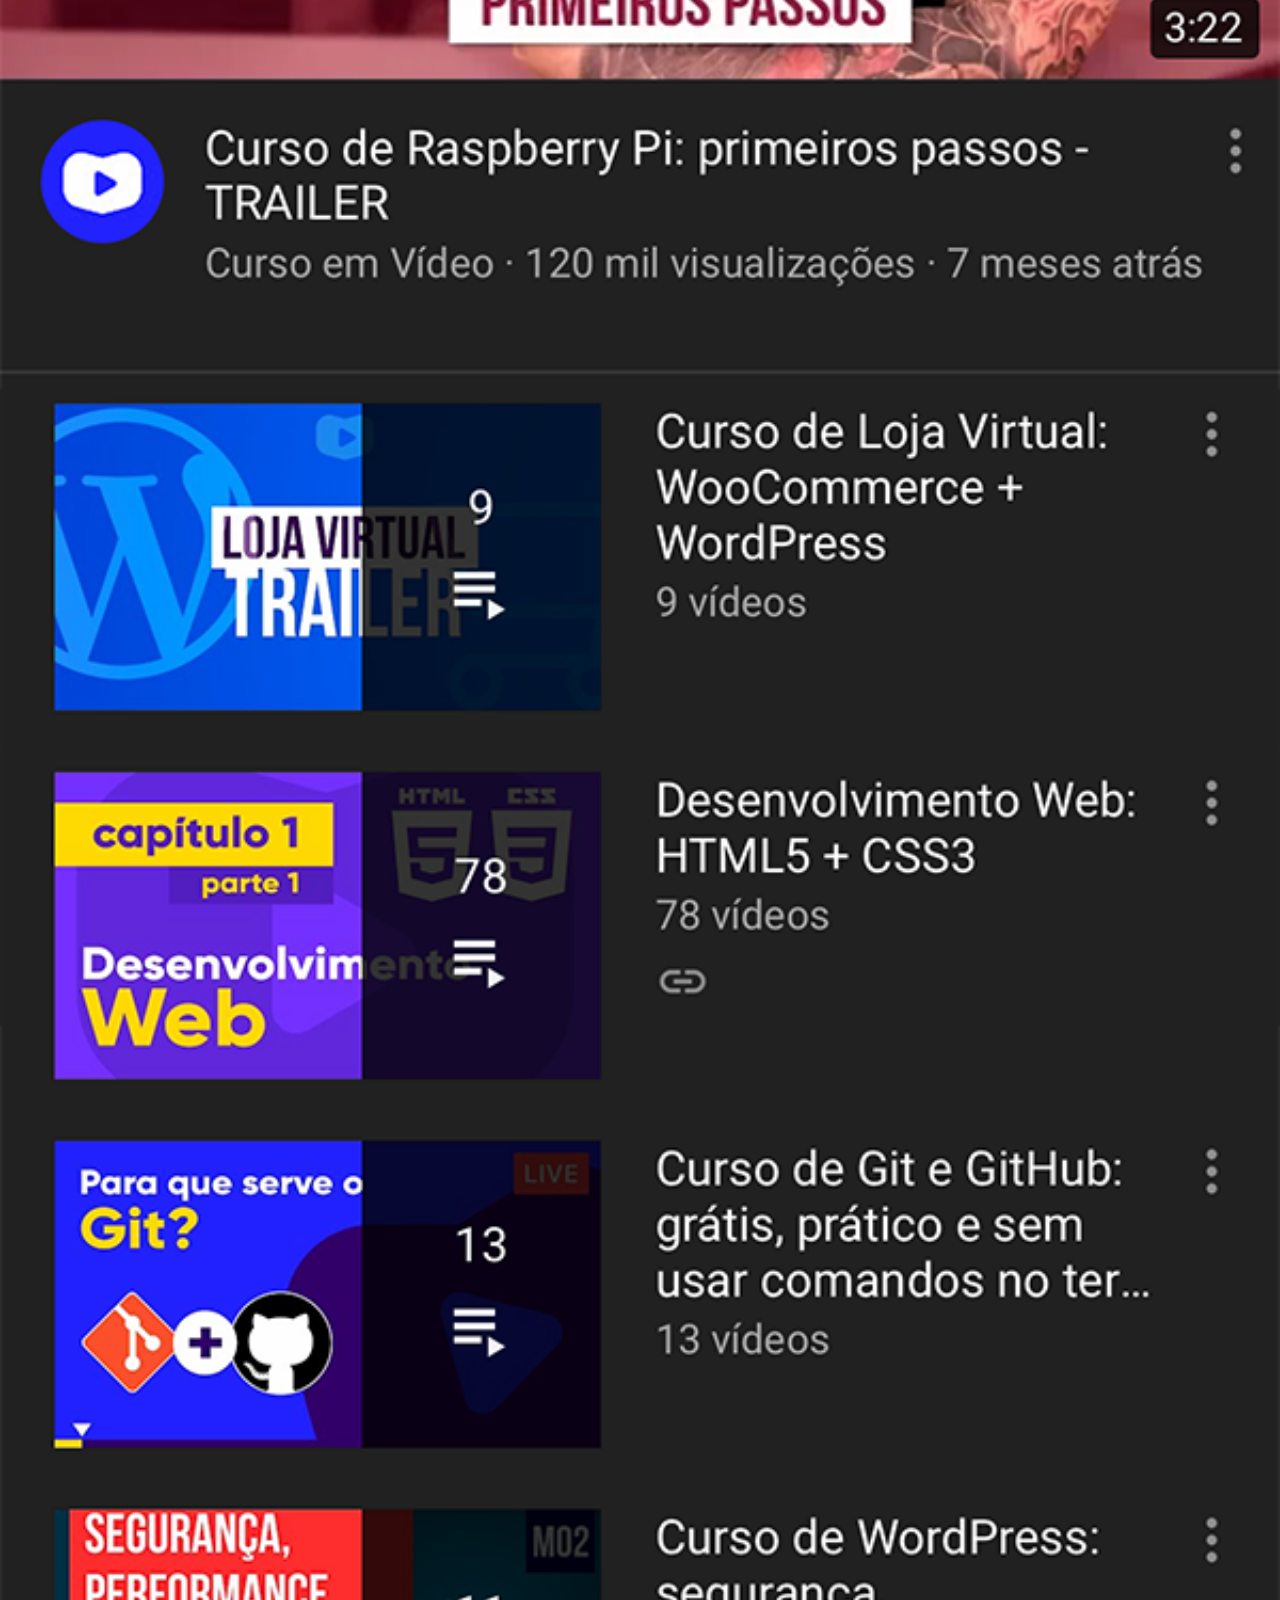
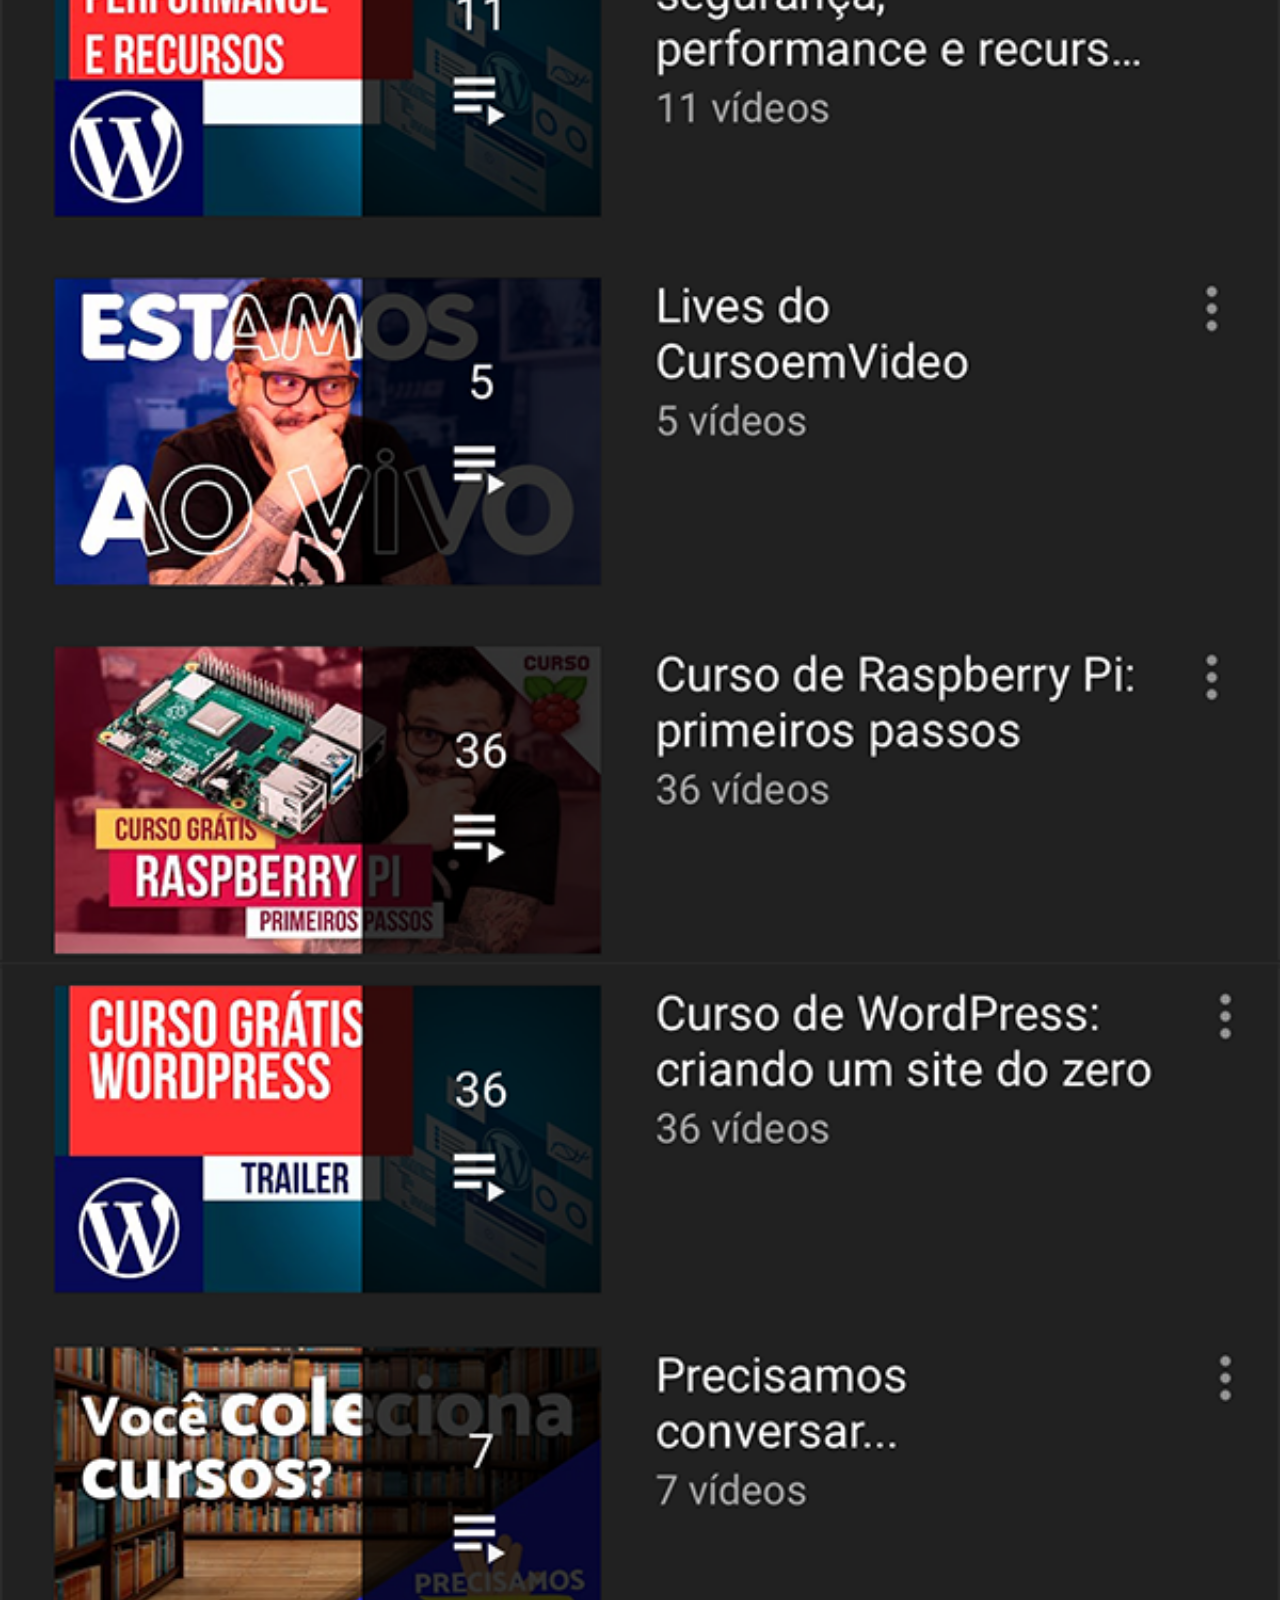
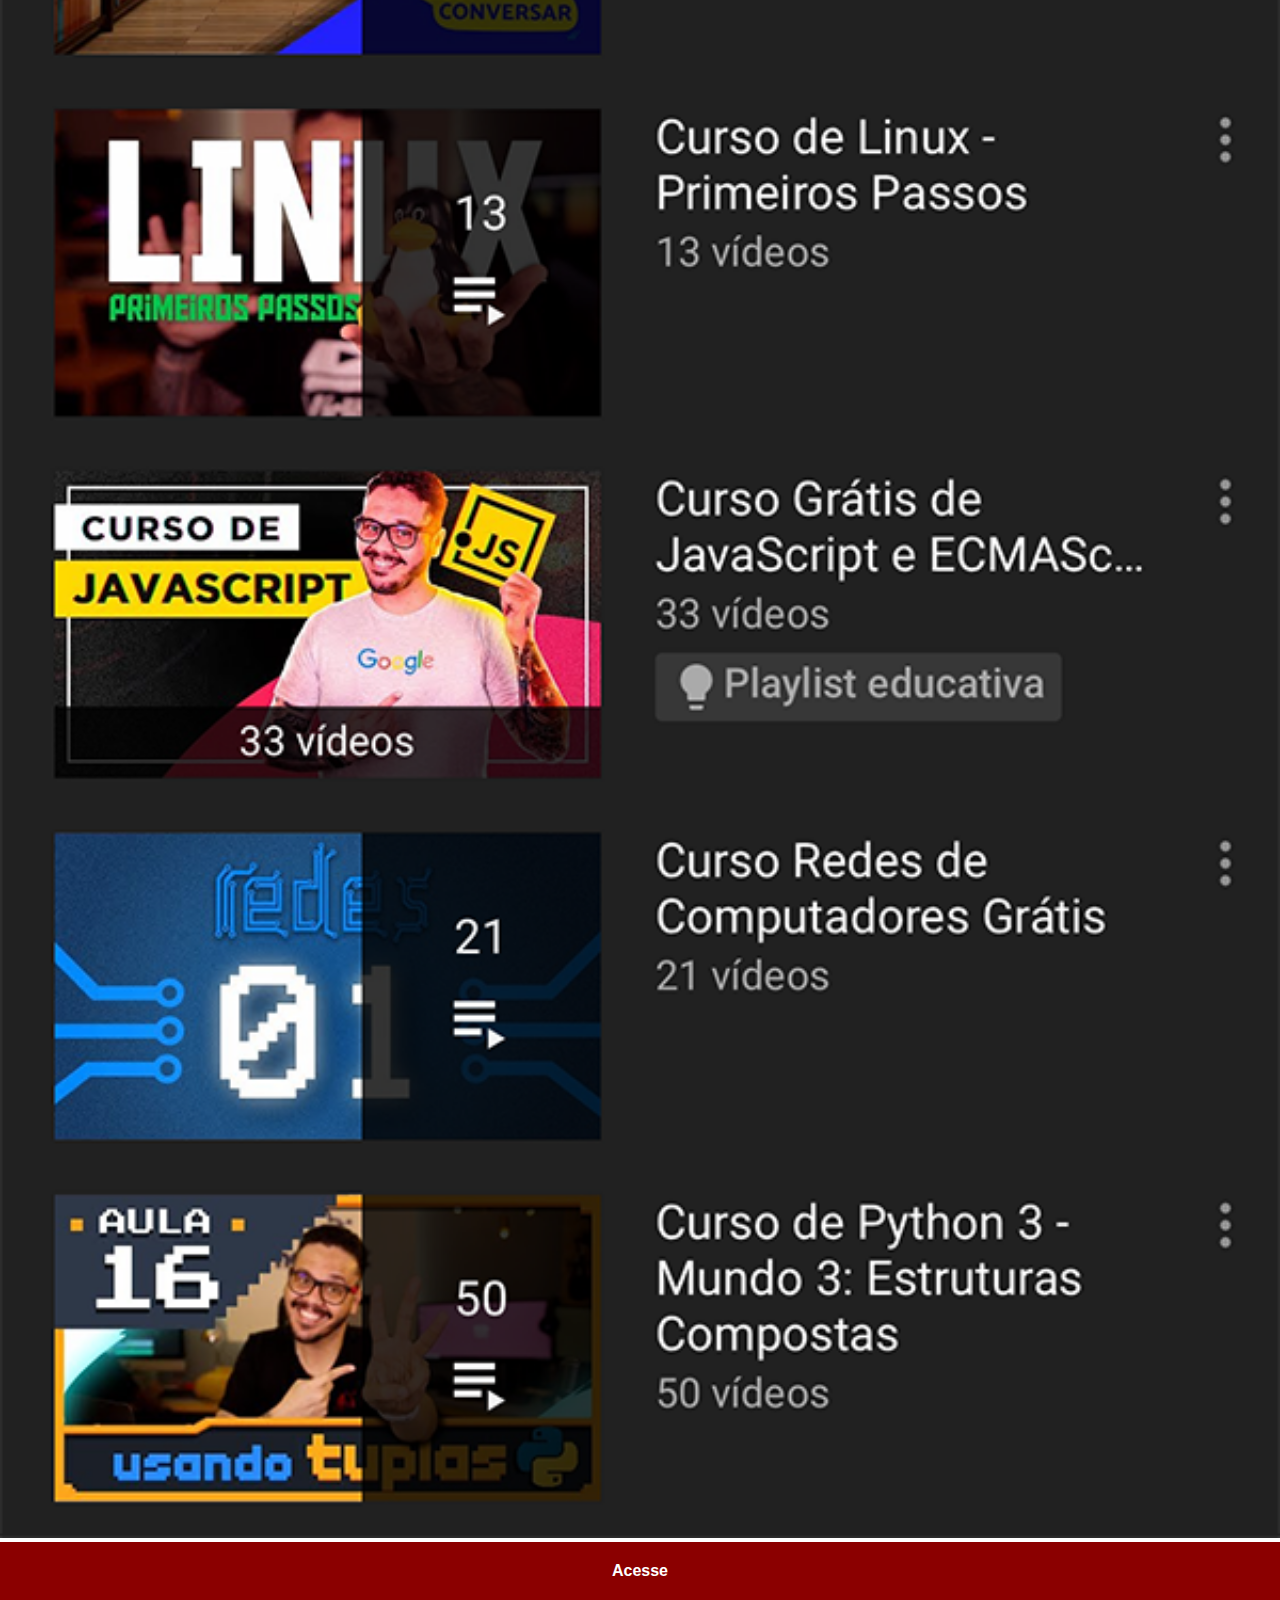
<file: youtube.html>
<!DOCTYPE html>
<html lang="pt-BR">
<head>
    <meta charset="UTF-8">
    <meta name="viewport" content="width=device-width, initial-scale=1.0">
    <title>youtube</title>
    <style>
        *{
            margin: 0px;
            padding: 0px;
            font-family: Arial, Helvetica, sans-serif;


        }
        ::-webkit-scrollbar{
            width: 0px;
            height: 0px;
        }
        img{
            width: 100vw;

        }
        a{ display: block;
            background-color: darkred;
            color: white;
            padding: 20px;
            text-align: center;
            text-decoration: none ;
            font-weight: bolder;

        }
        a:hover{
            background-color: red;
        }



    </style>
</head>
<body>
    <img src="imagens/tela-youtube.png" alt="youtube"><a href="https://www.youtube.com/user/cursosemvideo" target="_blank"> Acesse</a>

    
</body>
</html>
</file>
<file: estilos/style.css>
@charset "utf-8";

*{ 
    margin: 0px;
    padding: 0px;
    font-family: Arial, Helvetica, sans-serif;
}
html,body{

    height: 100vh;
    width: 100vw;
    background-color: rgba(0, 0, 0, 0);
}
body{
    background: url('../imagens/fundo-madeira.jpg')no-repeat top center;
    background-size: cover;
    background-attachment: fixed;
}
main{
    height: 100vh;
    position: relative;
   
}
section#telefone{
    position: absolute;
    top: 50%;
    left: 50%;
    transform: translate(-50%,-50%);
   
    height: 627px;
    width: 311px;
    background: url('../imagens/frame-iphone.png') no-repeat ;
}
iframe#tela{
    position: relative;
    top: 80px;
    left: 22px;
    width: 269px;
    height: 471px;
}
section#redes-sociais {
    text-align: right;
}
section>a>img{
   height: 50px;   
   width:  50px;
   border-radius: 50%;
    margin-top: 20px;
    margin-right: 30px;
    box-sizing: border-box;
}
section#redes-sociais img:hover {

    box-shadow: 5px 2px 5px  rgba(0, 0, 0, 0.836);
    border: 1px solid rgba(255, 254, 254, 0.308);
    transform: translate(-5px , -5px);
    transition: transform 0.7s;




}
</file>
